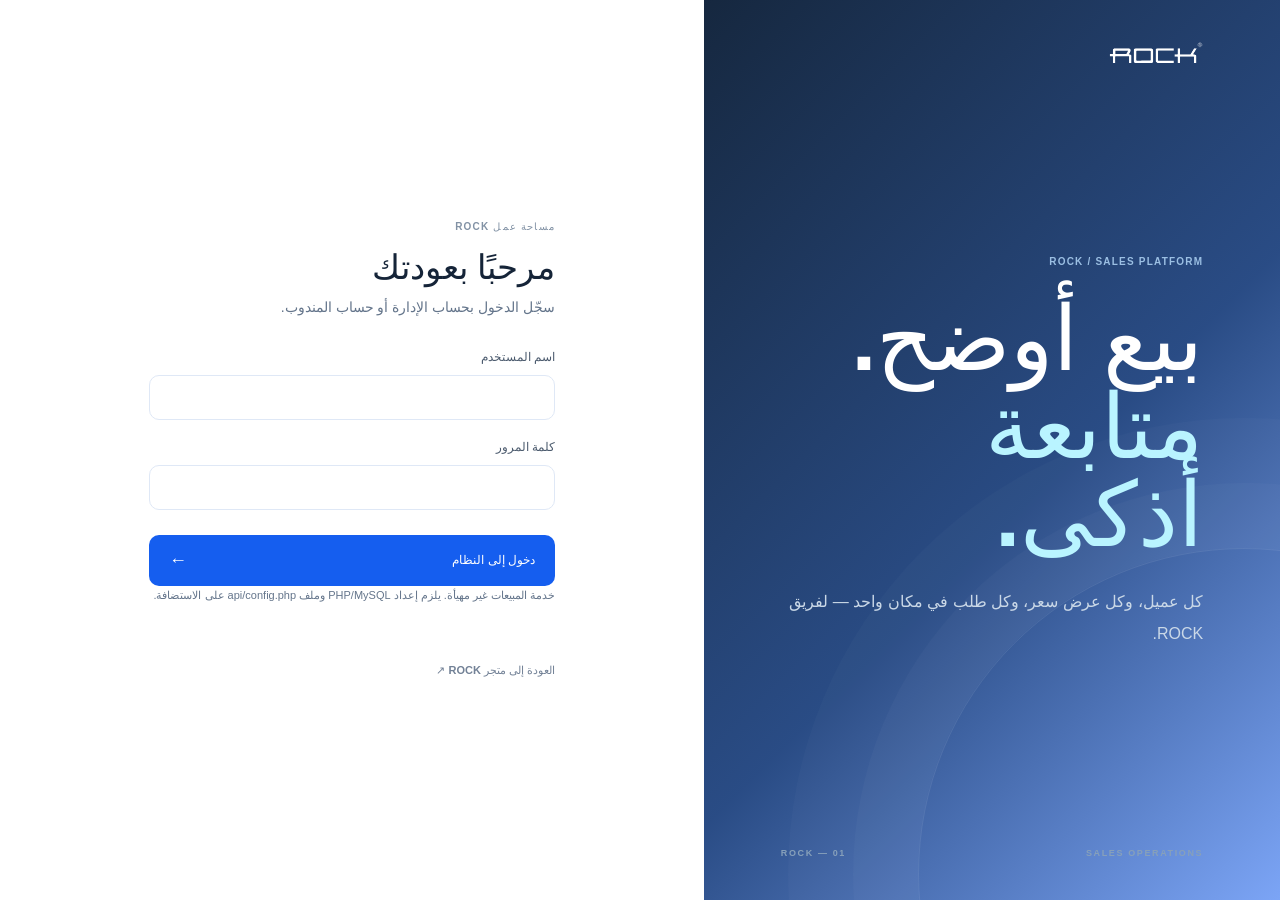
<file: sales/index.html>
<!doctype html>
<html lang="ar" dir="rtl">
<head>
<meta charset="utf-8"><meta name="viewport" content="width=device-width,initial-scale=1,viewport-fit=cover">
<meta name="theme-color" content="#155EEF"><meta name="robots" content="noindex,nofollow">
<meta http-equiv="Content-Security-Policy" content="default-src 'self'; base-uri 'self'; object-src 'none'; script-src 'self'; style-src 'self' 'unsafe-inline' https://fonts.googleapis.com; font-src 'self' https://fonts.gstatic.com; img-src 'self' data: https://images.pexels.com; connect-src 'self'; form-action 'self'; upgrade-insecure-requests">
<title>ROCK Sales | نظام المبيعات</title>
<link rel="icon" href="../assets/brand/rock-logo.svg" type="image/svg+xml">
<link rel="preconnect" href="https://fonts.googleapis.com"><link rel="preconnect" href="https://fonts.gstatic.com" crossorigin>
<link href="https://fonts.googleapis.com/css2?family=IBM+Plex+Sans+Arabic:wght@400;500;600;700&family=Inter:wght@400;500;600;700;800;900&display=swap" rel="stylesheet">
<link rel="stylesheet" href="styles.css?v=20261120-typography-v1"><script src="app.js?v=20261111-1" defer></script>
</head>
<body>
<div id="loginView" class="login-view">
 <section class="login-aside"><a class="login-logo" href="../"><img src="../assets/brand/rock-logo.svg" alt="ROCK"></a><div class="login-message"><span class="eyebrow light">ROCK / SALES PLATFORM</span><h1>بيع أوضح.<br><em>متابعة أذكى.</em></h1><p>كل عميل، وكل عرض سعر، وكل طلب في مكان واحد — لفريق ROCK.</p></div><div class="login-foot"><span>SALES OPERATIONS</span><span>01 — ROCK</span></div></section>
 <section class="login-main"><form id="loginForm" class="login-card"><span class="eyebrow">مساحة عمل ROCK</span><h2>مرحبًا بعودتك</h2><p>سجّل الدخول بحساب الإدارة أو حساب المندوب.</p><label for="loginUsername">اسم المستخدم</label><input id="loginUsername" name="username" required maxlength="40" autocomplete="username"><label for="loginPassword">كلمة المرور</label><input id="loginPassword" name="password" type="password" required maxlength="200" autocomplete="current-password"><button class="primary-btn full-btn" type="submit"><span>دخول إلى النظام</span><b>←</b></button><p id="loginMessage" class="form-message" role="status" aria-live="polite"></p><a class="back-link" href="../">العودة إلى متجر ROCK ↗</a></form></section>
</div>
<div id="appView" class="app-view" hidden>
 <aside id="sidebar" class="sidebar"><div class="sidebar-brand"><a href="../"><img src="../assets/brand/rock-logo.svg" alt="ROCK"></a><span>SALES OS <i>●</i></span></div><div class="workspace-label">مساحة العمل</div>
 <nav class="side-nav" aria-label="القائمة الرئيسية">
 <button class="nav-link active" data-tab="dashboard"><span class="nav-icon">⌂</span><span>نظرة عامة</span></button>
 <button class="nav-link" data-tab="customers"><span class="nav-icon">♙</span><span>العملاء</span><b id="customerNavCount">0</b></button>
 <button class="nav-link" data-tab="quotes"><span class="nav-icon">▤</span><span>عروض الأسعار</span></button>
 <button class="nav-link" data-tab="orders"><span class="nav-icon">▣</span><span>الطلبات</span></button>
 <div class="nav-divider"></div>
 <button class="nav-link admin-only" data-tab="reps"><span class="nav-icon">♧</span><span>إدارة المندوبين</span></button>
 <button class="nav-link admin-only" data-tab="stock"><span class="nav-icon">▦</span><span>المخزون</span></button>
 <button class="nav-link admin-only" data-tab="commissions"><span class="nav-icon">٪</span><span>العمولات</span><span class="admin-lock">إدارة فقط</span></button>
 <button class="nav-link admin-only" data-tab="reports"><span class="nav-icon">◫</span><span>التقارير</span></button>
 </nav><div class="sidebar-bottom"><a class="store-link" href="../" target="_blank" rel="noopener"><span>↗</span> المتجر العام</a><div class="sidebar-user"><div class="avatar" id="userAvatar">R</div><div class="user-meta"><strong id="userName">ROCK</strong><small id="userRole">فريق المبيعات</small></div><button id="logoutBtn" class="logout-btn" type="button" aria-label="تسجيل الخروج">⇥</button></div></div>
 </aside>
 <main class="main-area"><header class="topbar"><button id="mobileMenuBtn" class="mobile-menu" type="button" aria-label="فتح القائمة">☰</button><div class="breadcrumb"><span>ROCK</span><b>/</b><strong id="currentSection">نظرة عامة</strong></div><div class="topbar-right"><span class="system-live"><i></i> النظام متصل</span><span class="top-date" id="todayLabel"></span></div></header>
 <div class="content-wrap">
 <section id="tab-dashboard" class="tab-panel active"><div class="page-heading"><div><span class="eyebrow">لوحة المتابعة</span><h1>أهلاً، <span id="greetingName">فريق ROCK</span></h1><p>نظرة سريعة على حركة العملاء والمبيعات والطلبات.</p></div><button class="primary-btn" data-open-tab="quotes">＋ إنشاء عرض سعر</button></div>
 <div class="stats-grid"><article class="stat-card"><div class="stat-label"><span>العملاء</span><i class="stat-icon">♙</i></div><strong id="statCustomers">0</strong><small>في قاعدة العملاء</small></article><article class="stat-card"><div class="stat-label"><span>عروض الأسعار</span><i class="stat-icon">▤</i></div><strong id="statQuotes">0</strong><small>تحت المتابعة</small></article><article class="stat-card"><div class="stat-label"><span>الطلبات</span><i class="stat-icon">▣</i></div><strong id="statOrders">0</strong><small>طلبات غير ملغاة</small></article><article class="stat-card featured-stat"><div class="stat-label"><span>قيمة المبيعات</span><i class="stat-icon">↗</i></div><strong id="statSales">0 ر.س</strong><small>قيمة الطلبات المسجلة</small></article><article class="stat-card"><div class="stat-label"><span>المبالغ المحصّلة</span><i class="stat-icon">✓</i></div><strong id="statCollected">0 ر.س</strong><small>الدفعات المسجلة</small></article></div>
 <div class="dashboard-grid"><section class="panel-card"><div class="panel-heading"><div><span class="eyebrow">آخر الحركة</span><h2>أحدث المستندات</h2></div><button class="text-action" data-open-tab="orders">عرض الكل ↗</button></div><div id="recentDocuments" class="recent-list"><div class="skeleton"></div></div></section>
 <section class="panel-card admin-only"><div class="panel-heading"><div><span class="eyebrow">أداء الفريق</span><h2>أفضل المندوبين</h2></div><button class="text-action" data-open-tab="reports">التقارير ↗</button></div><div id="repPerformance" class="performance-list"></div></section>
 <section class="panel-card quick-panel"><div class="panel-heading"><div><span class="eyebrow">إنجاز سريع</span><h2>اختصارات العمل</h2></div></div><button class="quick-action" data-open-tab="customers"><i>＋</i><span><b>إضافة عميل جديد</b><small>سجل بيانات العميل وتواصل معه</small></span><strong>←</strong></button><button class="quick-action" data-open-tab="quotes"><i>▤</i><span><b>إعداد عرض سعر</b><small>اختر العميل والمنتجات والكميات</small></span><strong>←</strong></button><button class="quick-action" data-open-tab="orders"><i>▣</i><span><b>متابعة الطلبات</b><small>راجع حالات التنفيذ والتحصيل</small></span><strong>←</strong></button></section></div></section>
 <section id="tab-customers" class="tab-panel"><div class="page-heading"><div><span class="eyebrow">إدارة العلاقات</span><h1>العملاء</h1><p>ملف لكل عميل مع بيانات التواصل وسجل المتابعة.</p></div><button class="primary-btn" id="showCustomerForm">＋ إضافة عميل</button></div>
 <section id="customerFormCard" class="panel-card form-card" hidden><div class="panel-heading"><div><span class="eyebrow">ملف عميل</span><h2>بيانات العميل</h2></div><button class="icon-close" type="button" data-hide="customerFormCard">×</button></div><form id="customerForm" class="form-grid"><input type="hidden" name="id"><label>اسم العميل / المنشأة<input name="name" required maxlength="160"></label><label>رقم الجوال<input name="phone" required maxlength="40" inputmode="tel"></label><label>البريد الإلكتروني<input name="email" type="email" maxlength="190"></label><label>المدينة<input name="city" maxlength="100"></label><label class="wide-field">العنوان<input name="address" maxlength="255"></label><label class="wide-field">ملاحظات<textarea name="notes" rows="2" maxlength="4000"></textarea></label><label class="admin-only">المندوب المسؤول<select name="rep_id" id="customerRepSelect"><option value="">بدون تعيين</option></select></label><div class="form-actions wide-field"><button class="primary-btn" type="submit">حفظ العميل</button><button class="secondary-btn" type="button" data-hide="customerFormCard">إلغاء</button><span id="customerMessage" class="form-message"></span></div></form></section>
 <section class="panel-card table-card"><div class="table-toolbar"><div><h2>قاعدة العملاء</h2><small id="customerCountLabel">0 عميل</small></div><input id="customerSearch" class="search-input" type="search" placeholder="ابحث بالاسم أو الجوال أو المدينة..."></div><div class="table-scroll"><table><thead><tr><th>العميل</th><th>رقم الجوال</th><th>المدينة</th><th class="admin-only">المندوب</th><th>تاريخ الإضافة</th><th>الإجراء</th></tr></thead><tbody id="customersBody"></tbody></table></div><div id="customersEmpty" class="empty-message" hidden>لا توجد سجلات بعد. أضف أول عميل للبدء.</div></section></section>
 <section id="tab-quotes" class="tab-panel"><div class="page-heading"><div><span class="eyebrow">مرحلة ما قبل البيع</span><h1>عروض الأسعار</h1><p>أنشئ عرضًا واضحًا ثم سجّل إرساله وتابع القرار.</p></div><button class="primary-btn" id="showQuoteForm">＋ عرض سعر جديد</button></div>
 <section id="quoteFormCard" class="panel-card form-card" hidden><div class="panel-heading"><div><span class="eyebrow">عرض جديد</span><h2>تجهيز عرض السعر</h2></div><button class="icon-close" type="button" data-hide="quoteFormCard">×</button></div><form id="quoteForm"><div class="form-grid"><label>العميل<select name="customer_id" id="quoteCustomer" required><option value="">اختر العميل</option></select></label><label>صلاحية العرض حتى<input name="valid_until" type="date"></label><label class="admin-only">المندوب المسؤول<select name="rep_id" id="quoteRep"><option value="">بدون تعيين</option></select></label><label class="admin-only">خصم (ر.س)<input name="discount" type="number" min="0" step="0.01" value="0"></label><label class="wide-field">ملاحظات العرض<textarea name="notes" rows="2"></textarea></label></div><div class="quote-lines-head"><div><span class="eyebrow">المنتجات</span><h3>بنود العرض</h3></div><button id="addQuoteLine" class="secondary-btn" type="button">＋ إضافة منتج</button></div><div id="quoteLines" class="quote-lines"></div><div class="quote-total"><span>الإجمالي التقديري</span><strong id="quoteTotal">0.00 ر.س</strong></div><div class="form-actions"><button class="primary-btn" type="submit">حفظ عرض السعر</button><button class="secondary-btn" type="button" data-hide="quoteFormCard">إلغاء</button><span id="quoteMessage" class="form-message"></span></div></form></section>
 <section class="panel-card table-card"><div class="table-toolbar"><div><h2>سجل عروض الأسعار</h2><small>من الأحدث إلى الأقدم</small></div><input id="quoteSearch" class="search-input" type="search" placeholder="ابحث برقم العرض أو العميل..."></div><div class="table-scroll"><table><thead><tr><th>رقم العرض</th><th>العميل</th><th class="admin-only">المندوب</th><th>القيمة</th><th>الحالة</th><th>التاريخ</th><th>الإجراءات</th></tr></thead><tbody id="quotesBody"></tbody></table></div><div id="quotesEmpty" class="empty-message" hidden>لا توجد عروض أسعار حتى الآن.</div></section></section>
 <section id="tab-orders" class="tab-panel"><div class="page-heading"><div><span class="eyebrow">تنفيذ المبيعات</span><h1>الطلبات</h1><p>تابع الاعتماد والتجهيز والشحن والتسليم والتحصيل.</p></div><a id="exportOrders" class="secondary-btn admin-only" href="api.php?action=export_orders">تصدير CSV ↓</a></div><section class="panel-card table-card"><div class="table-toolbar"><div><h2>كل الطلبات</h2><small>حالة التنفيذ والتحصيل</small></div><input id="orderSearch" class="search-input" type="search" placeholder="ابحث برقم الطلب أو العميل..."></div><div class="table-scroll"><table><thead><tr><th>رقم الطلب</th><th>العميل</th><th class="admin-only">المندوب</th><th>القيمة</th><th>التنفيذ</th><th>التحصيل</th><th>الإجراء</th></tr></thead><tbody id="ordersBody"></tbody></table></div><div id="ordersEmpty" class="empty-message" hidden>لا توجد طلبات معتمدة بعد.</div></section></section>
 <section id="tab-reps" class="tab-panel admin-only"><div class="page-heading"><div><span class="eyebrow">إدارة الفريق</span><h1>المندوبون</h1><p>إنشاء الحسابات وتحديد نسبة العمولة — إعداد خاص بالإدارة.</p></div><button class="primary-btn" id="showRepForm">＋ إضافة مندوب</button></div>
 <section id="repFormCard" class="panel-card form-card" hidden><div class="panel-heading"><div><span class="eyebrow">حساب مندوب</span><h2>بيانات الدخول</h2></div><button class="icon-close" type="button" data-hide="repFormCard">×</button></div><form id="repForm" class="form-grid"><input type="hidden" name="id"><label>الاسم الكامل<input name="name" required maxlength="120"></label><label>اسم المستخدم<input name="username" required pattern="[A-Za-z0-9_.-]{3,40}" maxlength="40"></label><label>رقم الجوال<input name="phone" maxlength="40" inputmode="tel"></label><label>كلمة المرور الأولية<input name="password" type="password" minlength="12" autocomplete="new-password"><small>12 حرفًا على الأقل. اتركه فارغًا عند التعديل للإبقاء على كلمة المرور.</small></label><label>نسبة العمولة %<input name="commission_percent" type="number" min="0" max="100" step="0.001" placeholder="استخدم النسبة العامة"></label><label class="toggle-field"><input name="active" type="checkbox" value="1" checked> الحساب مفعّل</label><div class="form-actions wide-field"><button class="primary-btn" type="submit">حفظ حساب المندوب</button><button class="secondary-btn" type="button" data-hide="repFormCard">إلغاء</button><span id="repMessage" class="form-message"></span></div></form></section>
 <section class="panel-card table-card"><div class="table-toolbar"><div><h2>فريق المبيعات</h2><small>العمولات غير ظاهرة للمندوبين.</small></div></div><div class="table-scroll"><table><thead><tr><th>المندوب</th><th>اسم المستخدم</th><th>الجوال</th><th>العمولة</th><th>الحالة</th><th>آخر دخول</th><th>إجراء</th></tr></thead><tbody id="repsBody"></tbody></table></div></section></section>
 <section id="tab-stock" class="tab-panel admin-only"><div class="page-heading"><div><span class="eyebrow">التحكم التشغيلي</span><h1>المخزون</h1><p>فعّل تتبع الكمية للمنتجات التي تريد مراقبتها. يبدأ المخزون غير متتبّع حتى إدخال رصيد فعلي.</p></div></div><section class="panel-card table-card"><div class="table-toolbar"><div><h2>رصيد المنتجات</h2><small>يُخصم المخزون عند تحويل حالة الطلب إلى مشحون.</small></div><input id="stockSearch" class="search-input" type="search" placeholder="ابحث عن منتج..."></div><div class="table-scroll"><table><thead><tr><th>المنتج</th><th>الموديل</th><th>تتبع الكمية</th><th>الرصيد</th><th>حد إعادة الطلب</th><th>حفظ</th></tr></thead><tbody id="stockBody"></tbody></table></div></section></section>
 <section id="tab-commissions" class="tab-panel admin-only"><div class="page-heading"><div><span class="eyebrow">إعدادات خاصة بالإدارة</span><h1>العمولات</h1><p>صفحة خاصة بالمدير. لا تظهر في واجهة المندوب أو API الخاص به.</p></div><span class="private-pill">🔒 إدارة فقط</span></div><section class="panel-card commission-settings"><form id="commissionForm"><div><span class="eyebrow">النسبة العامة</span><h2>معدل عمولة الفريق</h2><p>تُستخدم للحسابات التي ليس لها نسبة فردية. تثبت النسبة عند اكتمال التحصيل.</p></div><label><span>النسبة المئوية</span><div class="percent-input"><input name="percent" id="defaultCommission" type="number" min="0" max="100" step="0.001" required><b>%</b></div></label><button class="primary-btn" type="submit">حفظ النسبة</button><span id="commissionMessage" class="form-message"></span></form></section><section class="panel-card table-card"><div class="table-toolbar"><div><h2>العمولات المثبتة</h2><small>تُحسب على صافي قيمة الطلب بعد الخصم عند اكتمال التحصيل.</small></div></div><div class="table-scroll"><table><thead><tr><th>رقم الطلب</th><th>المندوب</th><th>أساس الاحتساب</th><th>النسبة</th><th>العمولة</th><th>التاريخ</th></tr></thead><tbody id="commissionsBody"></tbody></table></div><div id="commissionsEmpty" class="empty-message" hidden>لا توجد عمولات مثبتة بعد.</div></section></section>
 <section id="tab-reports" class="tab-panel admin-only"><div class="page-heading"><div><span class="eyebrow">تحليل الأداء</span><h1>التقارير</h1><p>قارن المبيعات والتحصيل وعدد الطلبات حسب المندوب.</p></div></div><section class="panel-card report-filter"><form id="reportForm"><label>من تاريخ<input type="date" name="from" required></label><label>إلى تاريخ<input type="date" name="to" required></label><button class="primary-btn" type="submit">تحديث التقرير</button></form></section><section class="panel-card table-card"><div class="table-toolbar"><div><h2>أداء المندوبين</h2><small id="reportPeriod">هذا الشهر</small></div></div><div class="table-scroll"><table><thead><tr><th>المندوب</th><th>الطلبات</th><th>المبيعات</th><th>المحصّل</th><th>نسبة التحصيل</th></tr></thead><tbody id="reportsBody"></tbody></table></div></section></section>
 <footer class="app-footer"><span>ROCK SALES OPERATIONS</span><span>بيئة داخلية محمية · SAR</span></footer></div></main></div>
<div id="detailModal" class="modal-wrap" hidden><div class="modal-backdrop" data-close-modal></div><section class="detail-modal" role="dialog" aria-modal="true" aria-labelledby="detailTitle"><div class="modal-title"><div><span class="eyebrow">ROCK / RECORD</span><h2 id="detailTitle">تفاصيل السجل</h2></div><button class="icon-close" type="button" data-close-modal>×</button></div><div id="detailContent"></div></section></div>
<div id="toast" class="toast" role="status" aria-live="polite"></div>
</body></html>
</file>
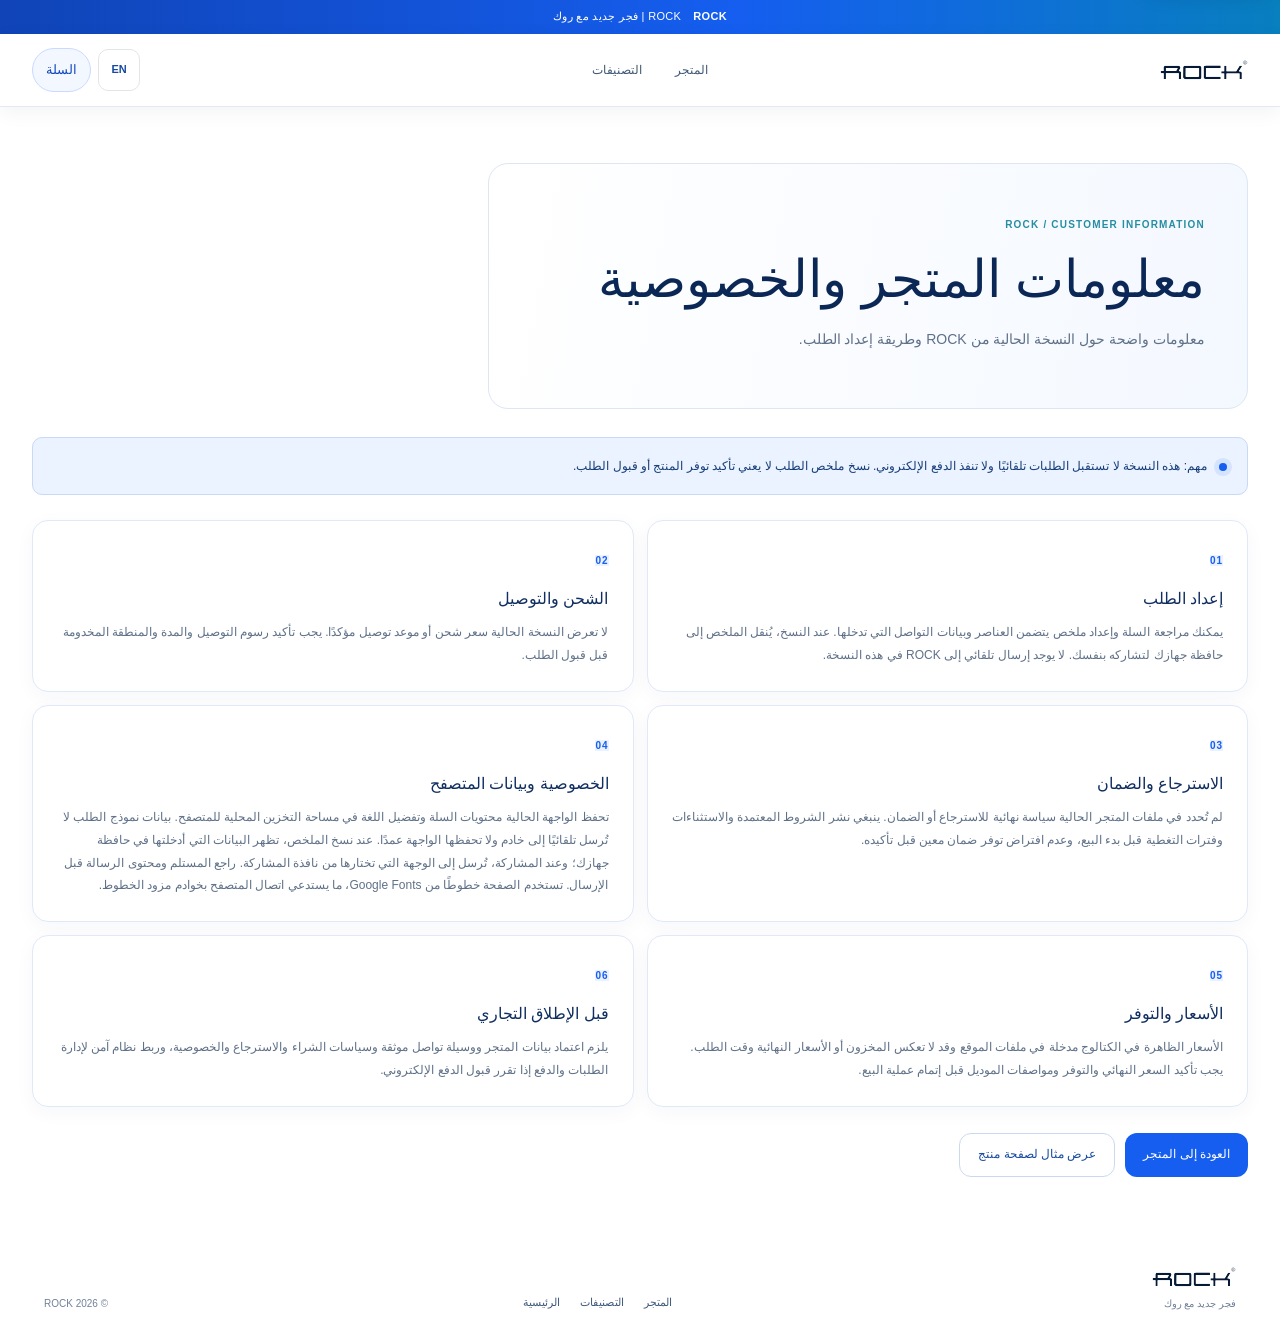
<file: policies.html>
<!doctype html>
<html lang="ar" dir="rtl">
<head>
  <meta charset="utf-8">
  <meta name="viewport" content="width=device-width,initial-scale=1,viewport-fit=cover">
  <meta name="theme-color" content="#155EEF">
  <meta name="referrer" content="strict-origin-when-cross-origin">
  <meta http-equiv="Content-Security-Policy" content="default-src 'self'; base-uri 'self'; object-src 'none'; script-src 'self'; style-src 'self' 'unsafe-inline' https://fonts.googleapis.com; font-src 'self' https://fonts.gstatic.com; img-src 'self' data: https://images.pexels.com; connect-src 'self'; form-action 'self'; upgrade-insecure-requests">
  <meta name="description" content="معلومات متجر ROCK حول الطلبات والتوصيل والخصوصية والأسعار.">
  <meta name="robots" content="index,follow">
  <link rel="canonical" href="https://nashhal.github.io/ROCK/policies.html">
  <link rel="icon" href="assets/brand/rock-logo.svg" type="image/svg+xml">
  <link rel="preconnect" href="https://images.pexels.com">
  <meta property="og:type" content="website">
  <meta property="og:site_name" content="ROCK">
  <meta property="og:title" content="معلومات المتجر والخصوصية | ROCK">
  <meta property="og:description" content="معلومات واضحة حول إعداد الطلب والأسعار والتوصيل والخصوصية.">
  <meta property="og:url" content="https://nashhal.github.io/ROCK/policies.html">
  <meta name="twitter:card" content="summary">
  <title>Store information | ROCK</title>
  <link rel="preconnect" href="https://fonts.googleapis.com">
  <link rel="preconnect" href="https://fonts.gstatic.com" crossorigin>
  <link href="https://fonts.googleapis.com/css2?family=Almarai:wght@300;400;700;800&family=Barlow:wght@400;500;600;700;800&family=Source+Sans+3:wght@400;500;600;700;800;900&display=swap" rel="stylesheet">
  <link rel="stylesheet" href="styles.css?v=20261022-dawn-refresh-v1">
  <link rel="stylesheet" href="rock-design-system.css?v=20261111-modern-industrial-v3">
  <link rel="stylesheet" href="rock-vivid-brand.css?v=20261120-type-v2">
</head>
<body class="policy-page">
  <a class="skip-link" href="#main-content" data-i18n="skipToContent">تجاوز إلى المحتوى</a>
  <div class="announcement"><span>ROCK</span><span data-i18n="announcement">ROCK — فجر جديد مع روك</span></div>
  <header class="site-header"><div class="header-inner"><a class="brand" href="./" aria-label="ROCK"><img src="assets/brand/rock-logo.svg" alt="ROCK"></a><nav class="policy-nav" aria-label="قائمة التنقل" data-i18n-aria="navigationMenu"><a href="./#shop" data-i18n="shop">المتجر</a><a href="./#collections" data-i18n="collections">التصنيفات</a></nav><div class="header-actions"><button class="text-btn" id="langBtn" type="button" aria-label="تغيير اللغة" data-i18n-aria="switchLanguage">EN</button><a class="cart-btn" href="./?cart=1"><span data-i18n="bag">السلة</span></a></div></div></header>
  <main id="main-content" class="policy-shell" tabindex="-1">
    <div class="policy-intro"><p class="policy-eyebrow">ROCK / CUSTOMER INFORMATION</p><h1 data-i18n="pageTitle">معلومات المتجر والخصوصية</h1><p data-i18n="pageIntro">معلومات واضحة حول النسخة الحالية من ROCK وطريقة إعداد الطلب.</p></div>
    <section class="policy-notice"><span class="policy-notice-dot"></span><p data-i18n="notice">مهم: هذه النسخة لا تستقبل الطلبات تلقائيًا ولا تنفذ الدفع الإلكتروني. نسخ ملخص الطلب لا يعني تأكيد توفر المنتج أو قبول الطلب.</p></section>
    <div class="policy-grid">
      <article class="policy-card"><span class="policy-number">01</span><h2 data-i18n="orderingTitle">إعداد الطلب</h2><p data-i18n="orderingText">يمكنك مراجعة السلة وإعداد ملخص يتضمن العناصر وبيانات التواصل التي تدخلها. عند النسخ، يُنقل الملخص إلى حافظة جهازك لتشاركه بنفسك. لا يوجد إرسال تلقائي إلى ROCK في هذه النسخة.</p></article>
      <article class="policy-card"><span class="policy-number">02</span><h2 data-i18n="deliveryTitle">الشحن والتوصيل</h2><p data-i18n="deliveryText">لا تعرض النسخة الحالية سعر شحن أو موعد توصيل مؤكدًا. يجب تأكيد رسوم التوصيل والمدة والمنطقة المخدومة قبل قبول الطلب.</p></article>
      <article class="policy-card"><span class="policy-number">03</span><h2 data-i18n="returnsTitle">الاسترجاع والضمان</h2><p data-i18n="returnsText">لم تُحدد في ملفات المتجر الحالية سياسة نهائية للاسترجاع أو الضمان. ينبغي نشر الشروط المعتمدة والاستثناءات وفترات التغطية قبل بدء البيع، وعدم افتراض توفر ضمان معين قبل تأكيده.</p></article>
      <article class="policy-card"><span class="policy-number">04</span><h2 data-i18n="privacyTitle">الخصوصية وبيانات المتصفح</h2><p data-i18n="privacyText">تحفظ الواجهة الحالية محتويات السلة وتفضيل اللغة في مساحة التخزين المحلية للمتصفح. بيانات نموذج الطلب لا تُرسل تلقائيًا إلى خادم ولا تحفظها الواجهة عمدًا. عند نسخ الملخص، تظهر البيانات التي أدخلتها في حافظة جهازك؛ وعند المشاركة، تُرسل إلى الوجهة التي تختارها من نافذة المشاركة. راجع المستلم ومحتوى الرسالة قبل الإرسال. تستخدم الصفحة خطوطًا من Google Fonts، ما يستدعي اتصال المتصفح بخوادم مزود الخطوط.</p></article>
      <article class="policy-card"><span class="policy-number">05</span><h2 data-i18n="pricingTitle">الأسعار والتوفر</h2><p data-i18n="pricingText">الأسعار الظاهرة في الكتالوج مدخلة في ملفات الموقع وقد لا تعكس المخزون أو الأسعار النهائية وقت الطلب. يجب تأكيد السعر النهائي والتوفر ومواصفات الموديل قبل إتمام عملية البيع.</p></article>
      <article class="policy-card"><span class="policy-number">06</span><h2 data-i18n="launchTitle">قبل الإطلاق التجاري</h2><p data-i18n="launchText">يلزم اعتماد بيانات المتجر ووسيلة تواصل موثقة وسياسات الشراء والاسترجاع والخصوصية، وربط نظام آمن لإدارة الطلبات والدفع إذا تقرر قبول الدفع الإلكتروني.</p></article>
    </div>
    <div class="policy-actions"><a class="policy-primary" href="./#shop" data-i18n="backToShop">العودة إلى المتجر</a><a class="policy-secondary" href="product.html?id=rkch720" data-i18n="sampleProduct">عرض مثال لصفحة منتج</a></div>
  </main>
  <footer class="site-footer"><div class="footer-brand"><img src="assets/brand/rock-logo.svg" alt="ROCK"><span data-i18n="brandTagline">فجر جديد مع روك</span></div><div class="footer-links"><a href="./#shop" data-i18n="shop">المتجر</a><a href="./#collections" data-i18n="collections">التصنيفات</a><a href="./" data-i18n="home">الرئيسية</a></div><div class="footer-meta">© <span id="year"></span> ROCK</div></footer>
  <script src="policy-page.js?v=20261021-brand-copy-v2"></script>
</body>
</html>
</file>
<file: sales/styles.css>
@import url('https://fonts.googleapis.com/css2?family=IBM+Plex+Sans+Arabic:wght@400;500;600;700&family=Inter:wght@400;500;600;700;800;900&display=swap');
:root{color-scheme:light;--navy:#071a33;--blue:#1676d2;--ink:#152438;--muted:#718096;--line:#e5eaf0;--paper:#f5f7fa;--green:#18835b;--amber:#a76a0b;--red:#bf3e42;font-family:"Almarai","Source Sans 3",sans-serif}
*{box-sizing:border-box}html{min-width:320px;background:var(--paper);scroll-behavior:smooth}body{margin:0;background:var(--paper);color:var(--ink);font-size:14px;line-height:1.65;-webkit-font-smoothing:antialiased}button,input,select,textarea{font:inherit}button,a{-webkit-tap-highlight-color:transparent}button{cursor:pointer}a{color:inherit;text-decoration:none}[hidden]{display:none!important}
.login-view{min-height:100svh;display:grid;grid-template-columns:minmax(320px,.9fr) minmax(380px,1.1fr);background:#fff}.login-aside{min-height:100svh;padding:42px clamp(28px,6vw,90px);background:radial-gradient(ellipse at 80% 18%,rgba(43,131,214,.28),transparent 36%),linear-gradient(145deg,#071a33,#0e3158 70%,#103b67);color:#fff;display:flex;flex-direction:column;justify-content:space-between;position:relative;overflow:hidden}.login-aside:after{content:"";position:absolute;width:650px;height:650px;border:1px solid rgba(255,255,255,.09);border-radius:50%;right:-290px;bottom:-300px;box-shadow:0 0 0 65px rgba(255,255,255,.025),0 0 0 130px rgba(255,255,255,.02)}.login-logo{width:94px;position:relative;z-index:1}.login-logo img{width:100%;filter:brightness(0) invert(1)}.login-message{position:relative;z-index:1;max-width:560px;margin-block:auto}.eyebrow{display:block;font-size:10px;letter-spacing:.12em;font-weight:800;color:#8292a5;text-transform:uppercase}.eyebrow.light{color:#9bbfe3}.login-message h1{font-size:clamp(55px,7vw,100px);letter-spacing:-.065em;line-height:.98;margin:26px 0;font-weight:800}.login-message h1 em{font-style:normal;color:#70bdff}.login-message p{font-size:16px;line-height:2;color:#cad8e7;max-width:440px}.login-foot{display:flex;justify-content:space-between;gap:20px;color:#87a0ba;font:700 9px "Inter";letter-spacing:.18em;position:relative;z-index:1}.login-main{min-height:100svh;display:grid;place-items:center;padding:32px}.login-card{width:min(430px,100%);padding:12px}.login-card h2{font-size:34px;line-height:1.2;margin:12px 0 8px;letter-spacing:-.04em}.login-card>p{color:var(--muted);margin:0 0 29px}.login-card label,.form-grid label,.report-filter label{display:flex;flex-direction:column;gap:7px;font-size:12px;font-weight:700;color:#4c5b6e}.login-card input,.form-grid input,.form-grid select,.form-grid textarea,.report-filter input{width:100%;min-width:0;min-height:45px;border:1px solid var(--line);border-radius:10px;background:#fff;padding:10px 13px;outline:0;color:var(--ink);transition:border .18s,box-shadow .18s}.login-card input{margin:7px 0 18px}.login-card input:focus,.form-grid input:focus,.form-grid select:focus,.form-grid textarea:focus,.report-filter input:focus,.search-input:focus{border-color:#7db6ef;box-shadow:0 0 0 3px rgba(22,118,210,.1)}.primary-btn,.secondary-btn{min-height:43px;border-radius:10px;padding:0 17px;display:inline-flex;align-items:center;justify-content:center;gap:12px;font-size:12px;font-weight:800;border:1px solid transparent;transition:transform .18s,background .18s,border .18s}.primary-btn{background:var(--navy);color:#fff}.primary-btn:hover{background:#12375f;transform:translateY(-1px)}.secondary-btn{background:#fff;border-color:var(--line);color:var(--ink)}.secondary-btn:hover{background:#f8fafc;border-color:#cbd5df}.full-btn{width:100%;justify-content:space-between;margin-top:7px;min-height:51px;padding-inline:19px}.full-btn b{font-size:18px}.form-message{min-height:20px;font-size:11px;color:var(--red);margin:8px 0 0}.form-message.success{color:var(--green)}.back-link{font-size:11px;font-weight:700;color:#728196;display:inline-block;margin-top:26px}.back-link:hover{color:var(--blue)}
.app-view{min-height:100svh}.sidebar{position:fixed;z-index:30;inset:0 auto 0 0;width:264px;background:var(--navy);color:#fff;display:flex;flex-direction:column;padding:25px 16px 17px;direction:rtl}.sidebar-brand{display:flex;align-items:center;justify-content:space-between;gap:10px;padding:5px 12px 30px}.sidebar-brand img{width:82px;filter:brightness(0) invert(1)}.sidebar-brand span{font:800 8px "Inter";letter-spacing:.12em;color:#9cb0c6}.sidebar-brand i{font-style:normal;color:#5dc28f}.workspace-label{font-size:10px;color:#7890a8;font-weight:700;padding:0 13px 11px}.side-nav{display:flex;flex-direction:column;gap:5px}.nav-link{width:100%;min-height:45px;border:0;background:transparent;color:#bac9d9;border-radius:10px;padding:0 12px;display:flex;align-items:center;gap:12px;text-align:right;font-size:12px;font-weight:600;transition:.18s}.nav-link:hover{background:rgba(255,255,255,.07);color:#fff}.nav-link.active{background:rgba(77,155,224,.2);color:#fff;box-shadow:inset -3px 0 #66b7ff}.nav-icon{width:23px;height:23px;border:1px solid rgba(255,255,255,.12);border-radius:7px;display:grid;place-items:center;font-size:15px;color:#91b4d8}.nav-link b,.admin-lock{margin-inline-start:auto}.nav-link b{font:700 10px "Inter";color:#a8c6e2}.admin-lock{font-size:8px;color:#80bcf4;background:rgba(91,162,226,.14);padding:3px 6px;border-radius:5px}.nav-divider{height:1px;background:rgba(255,255,255,.1);margin:13px 8px}.sidebar-bottom{margin-top:auto}.store-link{display:flex;align-items:center;gap:9px;color:#adbed0;padding:13px 12px;font-size:11px;border-bottom:1px solid rgba(255,255,255,.1)}.store-link span{font-size:16px}.sidebar-user{display:flex;align-items:center;gap:10px;padding:17px 8px 2px}.avatar{width:34px;height:34px;flex:0 0 34px;border-radius:11px;background:linear-gradient(145deg,#2389df,#14436e);display:grid;place-items:center;font:800 13px "Inter"}.user-meta{min-width:0;display:flex;flex-direction:column;flex:1}.user-meta strong{font-size:11px;white-space:nowrap;overflow:hidden;text-overflow:ellipsis}.user-meta small{font-size:9px;color:#90a5bc}.logout-btn{width:31px;height:31px;background:rgba(255,255,255,.07);border:0;border-radius:9px;color:#d4dfec;font-size:17px}
.main-area{min-height:100vh;margin-left:264px}.topbar{height:69px;background:rgba(255,255,255,.9);backdrop-filter:blur(15px);border-bottom:1px solid var(--line);display:flex;align-items:center;justify-content:space-between;padding:0 clamp(22px,3.5vw,54px);position:sticky;top:0;z-index:20}.breadcrumb{display:flex;gap:10px;align-items:center;font-size:11px;color:#91a0b0}.breadcrumb b{color:#c2ccd6}.breadcrumb strong{font-weight:800;color:#26374b}.topbar-right{display:flex;gap:22px;align-items:center}.system-live{display:flex;align-items:center;gap:7px;font-size:10px;font-weight:700;color:#668175}.system-live i{width:7px;height:7px;background:#35ad77;border-radius:50%;box-shadow:0 0 0 3px #e4f5ec}.top-date{font-size:10px;color:#95a1af}.mobile-menu{display:none;border:0;background:#eff4f8;border-radius:8px;width:36px;height:36px}.content-wrap{padding:35px clamp(20px,3.5vw,54px) 25px;max-width:1600px;margin:auto}.tab-panel{display:none}.tab-panel.active{display:block;animation:fadeIn .25s ease}@keyframes fadeIn{from{opacity:0;transform:translateY(5px)}to{opacity:1;transform:none}}.page-heading{display:flex;align-items:flex-end;justify-content:space-between;gap:22px;margin-bottom:27px}.page-heading h1{font-size:clamp(29px,3.2vw,43px);letter-spacing:-.05em;line-height:1.15;margin:8px 0}.page-heading h1 span{color:var(--blue)}.page-heading p{margin:0;color:var(--muted);font-size:12px}.page-heading .primary-btn{flex:0 0 auto}.stats-grid{display:grid;grid-template-columns:repeat(5,minmax(0,1fr));gap:13px;margin-bottom:20px}.stat-card{min-height:132px;background:#fff;border:1px solid var(--line);border-radius:15px;padding:17px 18px;box-shadow:0 5px 20px rgba(22,46,75,.025)}.stat-label{display:flex;align-items:center;justify-content:space-between;color:#748196;font-size:10px;font-weight:700}.stat-icon{font-style:normal;width:29px;height:29px;display:grid;place-items:center;background:#f0f5fa;border-radius:9px;color:#336d9f;font-size:14px}.stat-card>strong{display:block;font:800 clamp(21px,2.1vw,28px) "Inter";letter-spacing:-.05em;margin:12px 0 2px;color:#1b2c40;direction:ltr;text-align:right}.stat-card>small{font-size:9px;color:#9aa5b2}.featured-stat{background:linear-gradient(145deg,#0a2747,#11416e);border-color:#0a2747}.featured-stat .stat-label,.featured-stat>small{color:#b5cce2}.featured-stat .stat-icon{background:rgba(255,255,255,.1);color:#b8e1ff}.featured-stat>strong{color:#fff}.dashboard-grid{display:grid;grid-template-columns:1.2fr .8fr;gap:15px}.panel-card{background:#fff;border:1px solid var(--line);border-radius:16px;padding:21px;box-shadow:0 7px 25px rgba(22,46,75,.025);min-width:0}.panel-heading{display:flex;justify-content:space-between;align-items:center;gap:15px;margin-bottom:19px}.panel-heading h2,.table-toolbar h2,.quote-lines-head h3{font-size:18px;letter-spacing:-.025em;margin:4px 0 0}.text-action{border:0;background:transparent;color:var(--blue);font-size:10px;font-weight:800}.recent-list{display:flex;flex-direction:column}.recent-row{display:grid;grid-template-columns:minmax(0,1fr) auto;gap:12px;align-items:center;padding:13px 0;border-top:1px solid #eff2f5}.recent-row:first-child{border-top:0}.recent-main{min-width:0}.recent-main strong{font:700 11px "Inter";direction:ltr;display:block;text-align:right}.recent-main span{display:block;font-size:10px;color:#79899c;overflow:hidden;text-overflow:ellipsis;white-space:nowrap}.recent-side{text-align:left}.recent-side b{display:block;font:700 11px "Inter";direction:ltr}.recent-side small{font-size:9px;color:#8f9dad}.performance-list{display:flex;flex-direction:column;gap:13px}.performance-row{display:grid;grid-template-columns:28px 1fr auto;gap:9px;align-items:center}.performance-rank{width:27px;height:27px;border-radius:8px;background:#eef5fb;color:#357dbb;display:grid;place-items:center;font:800 10px "Inter"}.performance-name{font-size:10px;font-weight:700}.performance-bar{height:5px;background:#edf1f5;border-radius:99px;margin-top:5px;overflow:hidden}.performance-bar span{display:block;height:100%;background:linear-gradient(90deg,#1676d2,#6cb5f5);border-radius:99px}.performance-sales{font:700 10px "Inter";direction:ltr}.quick-panel{grid-column:1/-1}.quick-panel .panel-heading{margin-bottom:9px}.quick-action{width:100%;border:0;border-top:1px solid #eff2f5;background:#fff;display:flex;align-items:center;gap:12px;text-align:right;padding:13px 1px;color:var(--ink)}.quick-action:first-of-type{border-top:0}.quick-action>i{width:35px;height:35px;border-radius:10px;background:#edf5fd;color:#247cc6;display:grid;place-items:center;font-style:normal;font-size:17px}.quick-action span{display:flex;flex-direction:column;flex:1}.quick-action b{font-size:11px}.quick-action small{font-size:9px;color:#8d9aaa}.quick-action>strong{color:#9aabba;font-size:15px}.skeleton{height:64px;border-radius:9px;background:linear-gradient(90deg,#f4f6f8,#fafbfc,#f4f6f8);background-size:200% 100%;animation:shimmer 1.3s infinite}@keyframes shimmer{to{background-position-x:-200%}}
.table-card{padding:0;overflow:hidden}.table-toolbar{display:flex;align-items:center;justify-content:space-between;gap:16px;padding:19px 21px;border-bottom:1px solid var(--line)}.table-toolbar small{color:#8a97a6;font-size:10px}.search-input{width:min(320px,48%);min-height:39px;padding:0 13px;border:1px solid var(--line);border-radius:9px;outline:0;font-size:10px}.table-scroll{width:100%;overflow:auto}table{width:100%;border-collapse:collapse;white-space:nowrap;text-align:right}th{height:43px;padding:0 17px;background:#f8fafc;color:#8290a0;font-size:9px;font-weight:800}td{padding:13px 17px;border-top:1px solid #eff2f5;font-size:10px;color:#44566b}tbody tr:hover{background:#fbfcfe}td strong{color:#21344a}td small{display:block;color:#94a0ad;font-size:9px;margin-top:2px}.person-cell{display:flex;align-items:center;gap:9px}.person-dot{width:29px;height:29px;border-radius:9px;background:#eef5fc;color:#347ebc;display:grid;place-items:center;font-weight:800}.table-actions{display:flex;align-items:center;gap:5px}.icon-action,.small-action{height:29px;min-width:30px;padding:0 8px;border:1px solid var(--line);border-radius:7px;background:#fff;color:#53657a;font-size:10px}.icon-action:hover,.small-action:hover{border-color:#99c0e6;color:var(--blue)}.small-action.primary{background:#edf5fd;border-color:#d8eafb;color:#176ebc}.status{display:inline-flex;align-items:center;gap:5px;padding:4px 8px;border-radius:99px;font-size:9px;font-weight:800;background:#f1f4f7;color:#66778a}.status:before{content:"";width:5px;height:5px;border-radius:50%;background:currentColor}.status.green{background:#e9f7f0;color:var(--green)}.status.amber{background:#fff5df;color:var(--amber)}.status.red{background:#fff0f0;color:var(--red)}.status.blue{background:#e9f3ff;color:#216eb2}.empty-message{text-align:center;color:#93a0ae;font-size:11px;padding:34px 16px}.form-card{margin-bottom:17px;background:#fcfdff}.form-card .panel-heading{margin-bottom:17px}.icon-close{width:32px;height:32px;border:1px solid var(--line);background:#fff;border-radius:9px;font-size:19px;color:#738397}.form-grid{display:grid;grid-template-columns:repeat(2,minmax(0,1fr));gap:14px}.form-grid label small{font-size:9px;color:#9aa5b0;font-weight:400}.wide-field{grid-column:1/-1}.form-grid textarea{resize:vertical;min-height:76px}.form-actions{display:flex;gap:8px;align-items:center;flex-wrap:wrap}.form-actions .form-message{flex:1}.quote-lines-head{display:flex;align-items:center;justify-content:space-between;margin:23px 0 11px}.quote-lines{display:flex;flex-direction:column;gap:8px}.quote-line{display:grid;grid-template-columns:minmax(0,2fr) 90px 120px 35px;gap:8px;align-items:center}.quote-line select,.quote-line input{width:100%;height:40px;border:1px solid var(--line);border-radius:8px;background:#fff;padding:0 10px;min-width:0;font-size:10px;outline:0}.quote-line-total{font:700 10px "Inter";direction:ltr;text-align:center}.remove-line{width:31px;height:31px;border:0;border-radius:8px;background:#fff0f0;color:#b64048;font-size:17px}.quote-total{display:flex;align-items:center;justify-content:space-between;background:#f4f8fc;border-radius:10px;padding:13px 16px;margin:13px 0 17px;font-size:11px;font-weight:700}.quote-total strong{font:800 19px "Inter";color:#155d9e;direction:ltr}.report-filter form{display:flex;align-items:flex-end;gap:13px;flex-wrap:wrap}.report-filter label{min-width:180px;flex:0 1 220px}.report-filter input{min-height:42px}.private-pill{border:1px solid #f2d9a7;background:#fff8e7;color:#97600d;border-radius:99px;padding:8px 13px;font-size:10px;font-weight:800}.commission-settings{margin-bottom:16px;background:linear-gradient(120deg,#fff,#f8fbff)}.commission-settings form{display:flex;align-items:center;gap:22px;flex-wrap:wrap}.commission-settings form>div{flex:1;min-width:230px}.commission-settings h2{font-size:19px;margin:6px 0}.commission-settings p{font-size:10px;color:#8795a5;margin:0}.commission-settings label{display:flex;flex-direction:column;gap:6px;font-size:10px;font-weight:700}.percent-input{display:flex;align-items:center;border:1px solid var(--line);border-radius:9px;overflow:hidden;background:#fff}.percent-input input{width:112px;border:0;outline:0;padding:10px 12px;font:700 18px "Inter"}.percent-input b{padding:0 12px;color:#8191a3}.commission-settings .form-message{flex:1 0 100%;margin:0}.toggle-field{display:flex!important;flex-direction:row!important;align-items:center;gap:8px!important;align-self:end;padding-bottom:10px}.toggle-field input{width:17px;height:17px;min-height:0;accent-color:var(--blue)}.app-footer{display:flex;justify-content:space-between;gap:15px;border-top:1px solid #e3e8ee;margin-top:36px;padding-top:17px;color:#9ca8b4;font:700 8px "Inter";letter-spacing:.1em}
.modal-wrap{position:fixed;inset:0;z-index:80;display:grid;place-items:center;padding:18px}.modal-backdrop{position:absolute;inset:0;background:rgba(5,17,32,.58);backdrop-filter:blur(5px)}.detail-modal{position:relative;width:min(760px,100%);max-height:min(90svh,900px);overflow:auto;background:#fff;border-radius:18px;padding:24px;box-shadow:0 30px 100px rgba(0,0,0,.25)}.modal-title{display:flex;justify-content:space-between;align-items:center;border-bottom:1px solid var(--line);padding-bottom:15px;margin-bottom:17px}.modal-title h2{margin:4px 0 0;font-size:22px}.detail-summary{display:grid;grid-template-columns:repeat(3,1fr);gap:8px;margin-bottom:17px}.detail-tile{background:#f6f8fa;border-radius:10px;padding:11px}.detail-tile span{font-size:9px;color:#8090a1;display:block}.detail-tile strong{font-size:11px;display:block;margin-top:4px}.detail-lines{width:100%;margin:10px 0 17px}.detail-lines th,.detail-lines td{padding:9px 10px}.detail-total{text-align:left;font:800 18px "Inter";direction:ltr;padding:12px 0;border-top:1px solid var(--line)}.detail-actions{display:flex;gap:8px;flex-wrap:wrap;margin-top:15px}.activity-list{border-top:1px solid var(--line);margin-top:16px;padding-top:14px}.activity-item{padding:10px 0;border-bottom:1px solid #f0f2f5}.activity-item small{display:block;color:#93a0ae;font-size:9px}.activity-item p{margin:4px 0;font-size:11px}.activity-form,.payment-form{display:flex;gap:7px;flex-wrap:wrap;margin-top:12px;padding:14px;background:#f7f9fb;border-radius:10px}.activity-form select,.activity-form input,.payment-form input,.payment-form select{min-height:38px;border:1px solid var(--line);border-radius:8px;padding:0 9px;font-size:10px;background:#fff}.activity-form input{flex:1;min-width:160px}.payment-form label{display:flex;flex-direction:column;gap:5px;font-size:10px;font-weight:700;flex:1;min-width:130px}.toast{position:fixed;bottom:22px;left:50%;z-index:120;transform:translate(-50%,15px);opacity:0;pointer-events:none;background:#102b4c;color:#fff;border-radius:10px;padding:11px 17px;box-shadow:0 18px 60px rgba(19,40,66,.08);font-size:11px;transition:.22s;max-width:calc(100vw - 30px)}.toast.show{opacity:1;transform:translate(-50%,0)}.muted{color:#8290a0;font-size:11px}
@media(max-width:1200px){.stats-grid{grid-template-columns:repeat(3,minmax(0,1fr))}.dashboard-grid{grid-template-columns:1fr 1fr}.quick-panel{grid-column:1/-1}.sidebar{width:238px}.main-area{margin-left:238px}}
@media(max-width:900px){.login-view{grid-template-columns:.8fr 1.2fr}.login-aside{padding:30px}.login-message h1{font-size:56px}.sidebar{width:250px;transform:translateX(-105%);transition:transform .25s;box-shadow:18px 0 55px rgba(0,0,0,.15)}.sidebar.open{transform:none}.main-area{margin-left:0}.mobile-menu{display:block;margin-right:12px}.topbar{justify-content:flex-start}.breadcrumb{flex:1}.topbar-right{margin-inline-start:auto}.content-wrap{padding:26px 20px}.stats-grid{grid-template-columns:repeat(3,minmax(0,1fr))}}
@media(max-width:640px){.login-view{grid-template-columns:1fr}.login-aside{min-height:250px;padding:22px 25px 25px}.login-logo{width:76px}.login-message{margin:30px 0 10px}.login-message h1{font-size:48px;margin:13px 0}.login-message p{font-size:12px;margin:0}.login-foot{font-size:7px}.login-main{min-height:auto;padding:38px 23px 48px}.login-card{padding:0}.login-card h2{font-size:29px}.topbar{height:59px;padding:0 15px}.top-date{display:none}.topbar-right{gap:0}.content-wrap{padding:23px 14px}.page-heading{align-items:flex-start;flex-direction:column;gap:13px;margin-bottom:19px}.page-heading h1{font-size:30px}.page-heading .primary-btn{width:100%}.stats-grid{grid-template-columns:repeat(2,minmax(0,1fr));gap:9px}.stat-card{min-height:113px;padding:13px}.stat-card>strong{font-size:21px;margin:10px 0 1px}.dashboard-grid{grid-template-columns:1fr;gap:11px}.quick-panel{grid-column:auto}.panel-card{padding:15px;border-radius:13px}.table-card{padding:0}.table-toolbar{align-items:flex-start;flex-direction:column;padding:15px}.search-input{width:100%;max-width:none}.form-grid{grid-template-columns:1fr;gap:11px}.wide-field{grid-column:auto}.quote-line{grid-template-columns:minmax(0,1fr) 65px 78px 30px;gap:5px}.quote-line select,.quote-line input{font-size:9px;padding:0 6px}.quote-line-total{font-size:9px}.commission-settings form{align-items:stretch;gap:13px}.commission-settings form>div{min-width:0}.commission-settings form>label{width:100%}.commission-settings .primary-btn{width:100%}.detail-modal{padding:18px}.detail-summary{grid-template-columns:repeat(2,1fr)}.report-filter form{align-items:stretch;flex-direction:column}.report-filter label{min-width:0;flex:1}.report-filter .primary-btn{width:100%}.app-footer{font-size:7px}.system-live{font-size:9px}.table-scroll table{min-width:720px}}
@media(prefers-reduced-motion:reduce){*,*::before,*:after{scroll-behavior:auto!important;animation-duration:.01ms!important;animation-iteration-count:1!important;transition-duration:.01ms!important}}
@media print{body{background:#fff}.sidebar,.topbar,.app-footer,.detail-actions,.modal-backdrop,.icon-close{display:none!important}.main-area{margin:0}.content-wrap{padding:0}.tab-panel{display:none!important}#detailModal{position:static;display:block!important;padding:0}#detailModal .detail-modal{width:100%;max-height:none;overflow:visible;border:0;box-shadow:none;padding:0}.modal-title{padding-top:0}}


/* ROCK Sales — shared brand accent, while preserving the quieter operational UI */
:root{
  --navy:#071A33;
  --blue:#155EEF;
  --ink:#152438;
  --muted:#64758B;
  --line:#DFE8F6;
  --paper:#F3F7FF;
}
.login-aside{
  background:
    linear-gradient(135deg,rgba(7,26,51,.94) 0%,rgba(12,51,116,.88) 56%,rgba(21,94,239,.56) 100%),
    url("https://images.pexels.com/photos/20713770/pexels-photo-20713770.jpeg?auto=compress&cs=tinysrgb&w=1400&q=80")
    center/cover no-repeat!important;
}
.login-message h1 em{color:#B9F4FF!important}
.primary-btn{background:#155EEF!important}
.primary-btn:hover{background:#1044B7!important}
.nav-link.active{
  background:rgba(21,94,239,.22)!important;
  box-shadow:inset -3px 0 #68A4FF!important
}


/* Shared ROCK brand typography across the sales workspace */
:root{
  --rock-font-ar:"Almarai","Source Sans 3",sans-serif;
  --rock-font-en:"Source Sans 3","Almarai",sans-serif;
  --rock-font-display:"Barlow","Source Sans 3",sans-serif;
  font-family:var(--rock-font-ar);
}
body{font-family:var(--rock-font-ar)!important;font-synthesis:none}
html[dir="ltr"] body{font-family:var(--rock-font-en)!important}
:is(.login-message h1,.login-card h2,.page-heading h1,.panel-heading h2,.table-toolbar h2,.quote-lines-head h3){
  font-family:var(--rock-font-ar)!important;
  font-weight:800;
  letter-spacing:0;
}
:is(.login-foot,.stat-card>strong,.recent-main strong,.recent-side b,.performance-sales){
  font-family:var(--rock-font-display)!important;
  font-variant-numeric:tabular-nums;
}
</file>
<file: styles.css>
:root{--navy:#071a33;--ink:#0c1725;--blue:#1479dc;--line:#dfe5eb;--paper:#f4f6f8;--white:#fff;--muted:#6d7885;--radius:20px;--ease:cubic-bezier(.2,.75,.25,1)}*{box-sizing:border-box}html{scroll-behavior:smooth}body{margin:0;background:var(--white);color:var(--ink);font-family:"Inter","IBM Plex Sans Arabic",sans-serif;font-size:15px;line-height:1.65;-webkit-font-smoothing:antialiased}html[dir="rtl"] body{font-family:"IBM Plex Sans Arabic","Inter",sans-serif}button,input,select,textarea{font:inherit}button,a{ -webkit-tap-highlight-color:transparent}button{cursor:pointer}a{text-decoration:none;color:inherit}.announcement{height:34px;background:var(--navy);color:#fff;display:flex;align-items:center;justify-content:center;gap:12px;font-size:11px;letter-spacing:.1em}.announcement span:first-child{opacity:.55}.announcement-close{position:absolute;right:20px;background:none;border:0;color:#fff;font-size:18px;line-height:1}.site-header{position:sticky;top:0;z-index:30;background:rgba(255,255,255,.88);backdrop-filter:blur(16px);border-bottom:1px solid rgba(223,229,235,.8)}.header-inner{height:78px;max-width:1240px;margin:auto;padding:0 28px;display:flex;align-items:center;gap:38px}.brand{width:90px;display:flex;align-items:center}.brand img,.footer-brand img{width:100%;height:auto;display:block}.desktop-nav{display:flex;gap:32px;align-items:center;margin:auto}.desktop-nav a,.mobile-panel a{font-size:13px;font-weight:600;color:#516070;transition:.2s}.desktop-nav a:hover,.mobile-panel a:hover{color:var(--navy)}.header-actions{display:flex;align-items:center;gap:8px}.icon-btn,.text-btn,.cart-btn{border:0;background:transparent;color:var(--ink)}.icon-btn{width:38px;height:38px;border-radius:50%;display:grid;place-items:center;font-size:23px}.icon-btn:hover{background:var(--paper)}.menu-btn{display:none}.text-btn{font-weight:800;font-size:12px;padding:10px}.cart-btn{display:flex;align-items:center;gap:7px;border:1px solid var(--line);border-radius:999px;padding:8px 12px;font-size:12px}.cart-btn b{min-width:20px;height:20px;border-radius:50%;background:var(--navy);color:#fff;display:grid;place-items:center;font-size:10px}.mobile-panel{display:none}.section-shell{max-width:1240px;margin:0 auto;padding-left:28px;padding-right:28px}.hero{min-height:630px;display:grid;grid-template-columns:1.05fr .95fr;gap:60px;align-items:center;padding-top:64px;padding-bottom:70px}.hero-copy{max-width:610px}.eyebrow{font-size:11px;font-weight:800;letter-spacing:.1em;text-transform:uppercase;color:#768292;display:flex;align-items:center;gap:9px}.eyebrow-dot{width:7px;height:7px;background:var(--blue);border-radius:50%}.hero h1{font-size:clamp(58px,7.7vw,112px);line-height:.9;letter-spacing:-.065em;margin:23px 0 28px;font-weight:800}.hero h1 span,.hero h1 em{display:block}.hero h1 em{font-style:normal;color:var(--blue)}.hero-copy>p{max-width:520px;font-size:17px;color:#5e6b79;line-height:1.9;margin:0 0 30px}.hero-actions{display:flex;gap:10px;align-items:center}.btn{min-height:48px;padding:0 20px;border-radius:999px;border:1px solid transparent;display:inline-flex;align-items:center;justify-content:center;gap:14px;font-weight:800;font-size:12px;transition:transform .2s var(--ease),background .2s,border .2s}.btn:hover{transform:translateY(-2px)}.btn-dark{background:var(--navy);color:#fff}.btn-dark:hover{background:#0d2c53}.btn-link{background:transparent;border-color:var(--line);color:var(--ink)}.btn-link:hover{border-color:#b8c3ce;background:var(--paper)}.hero-meta{display:flex;gap:34px;border-top:1px solid var(--line);margin-top:42px;padding-top:20px}.hero-meta div{display:flex;flex-direction:column;gap:2px}.hero-meta strong{font-size:20px;letter-spacing:-.04em}.hero-meta span{font-size:10px;color:#7b8794}.hero-visual{min-height:480px;position:relative;border-radius:28px;background:var(--navy);overflow:hidden;display:flex;align-items:center;justify-content:center}.hero-visual:before{content:"";position:absolute;inset:0;background:linear-gradient(115deg,rgba(255,255,255,.09),transparent 30%),radial-gradient(circle at 25% 25%,rgba(20,121,220,.38),transparent 38%),radial-gradient(circle at 85% 75%,rgba(77,179,255,.14),transparent 28%)}.visual-orbit{position:absolute;border:1px solid rgba(255,255,255,.15);border-radius:50%;transform:rotate(-18deg)}.orbit-a{width:410px;height:180px}.orbit-b{width:500px;height:240px;transform:rotate(16deg)}.visual-card{position:absolute;background:#fff;border-radius:20px;box-shadow:0 30px 80px rgba(0,0,0,.24);padding:12px;display:flex;flex-direction:column;gap:7px}.visual-card img{width:100%;height:100%;object-fit:contain;background:#f5f7f8;border-radius:12px}.visual-card span{font-size:9px;font-weight:800;letter-spacing:.08em;color:#617080}.visual-card.primary{width:235px;height:300px;top:67px;left:17%;transform:rotate(-5deg);z-index:2}.visual-card.secondary{width:190px;height:245px;right:12%;bottom:50px;transform:rotate(7deg)}.visual-label{position:absolute;left:26px;bottom:23px;color:rgba(255,255,255,.42);font-size:10px;letter-spacing:.15em}.ticker{overflow:hidden;border-top:1px solid var(--line);border-bottom:1px solid var(--line);padding:13px 0;white-space:nowrap}.ticker-track{display:flex;width:max-content;align-items:center;gap:27px;font-weight:800;font-size:11px;letter-spacing:.16em;animation:marquee 26s linear infinite}.ticker-track i{font-style:normal;color:var(--blue)}@keyframes marquee{to{transform:translateX(-50%)}}.shop-section,.collections,.story{padding-top:110px;padding-bottom:110px}.section-head{display:flex;justify-content:space-between;align-items:end;gap:30px;margin-bottom:30px}.section-head h2{font-size:clamp(33px,4vw,58px);line-height:1;letter-spacing:-.05em;margin:12px 0 0}.section-note{font-size:12px;color:var(--muted)}.filter-toggle{display:none}.shop-toolbar{border-top:1px solid var(--line);border-bottom:1px solid var(--line);display:flex;justify-content:space-between;align-items:center;gap:20px;padding:16px 0;margin-bottom:24px}.chips{display:flex;gap:6px;flex-wrap:wrap}.chip{border:1px solid var(--line);background:#fff;border-radius:999px;padding:9px 13px;font-size:10px;font-weight:800;letter-spacing:.05em}.chip.active,.chip:hover{background:var(--navy);border-color:var(--navy);color:#fff}.shop-tools{display:flex;gap:8px}.search-box{height:40px;border:1px solid var(--line);display:flex;align-items:center;gap:7px;border-radius:999px;padding:0 13px;width:250px;color:#8792a0}.search-box input{border:0;outline:0;width:100%;background:none;font-size:11px}.shop-tools select{border:1px solid var(--line);border-radius:999px;background:#fff;padding:0 13px;font-size:10px;font-weight:700;outline:0}.product-grid{display:grid;grid-template-columns:repeat(4,1fr);gap:16px}.product-card{border:1px solid var(--line);background:#fff;border-radius:18px;overflow:hidden;position:relative;transition:transform .25s var(--ease),box-shadow .25s var(--ease);animation:rise .5s var(--ease) both}.product-card:hover{transform:translateY(-6px);box-shadow:0 18px 44px rgba(7,26,51,.09)}@keyframes rise{from{opacity:0;transform:translateY(12px)}to{opacity:1;transform:none}}.product-image{aspect-ratio:1/1;background:#f4f6f7;display:flex;align-items:center;justify-content:center;position:relative}.product-image img{width:86%;height:86%;object-fit:contain;transition:transform .35s var(--ease)}.product-card:hover .product-image img{transform:scale(1.04)}.product-tag{position:absolute;top:12px;left:12px;background:#fff;border:1px solid var(--line);border-radius:999px;padding:5px 8px;font-size:8px;font-weight:800;letter-spacing:.08em}.product-info{padding:15px}.product-model{font-size:9px;letter-spacing:.1em;color:#8993a0;text-transform:uppercase}.product-name{font-size:13px;font-weight:800;line-height:1.45;margin:7px 0 12px;min-height:38px}.product-bottom{display:flex;justify-content:space-between;align-items:center;gap:8px}.price{font-size:14px;font-weight:800}.product-actions{display:flex;gap:5px}.mini-btn{width:33px;height:33px;border-radius:50%;border:1px solid var(--line);background:#fff;display:grid;place-items:center;font-size:13px}.mini-btn.primary{background:var(--navy);border-color:var(--navy);color:#fff}.mini-btn:hover{transform:translateY(-1px)}.empty-state{text-align:center;padding:70px 0;color:var(--muted)}.empty-state strong,.empty-state span{display:block}.empty-state strong{color:var(--ink);font-size:18px}.collections{background:var(--paper);max-width:none;padding-left:max(28px,calc((100vw - 1184px)/2));padding-right:max(28px,calc((100vw - 1184px)/2))}.collection-grid{display:grid;grid-template-columns:repeat(2,1fr);gap:14px}.collection-card{min-height:220px;border:0;border-radius:22px;padding:22px;color:#fff;display:flex;align-items:flex-end;text-align:left;position:relative;overflow:hidden;transition:transform .25s var(--ease)}.collection-card:hover{transform:translateY(-5px)}.collection-card:after{content:"";position:absolute;width:220px;height:220px;border:1px solid rgba(255,255,255,.2);border-radius:50%;right:-40px;top:-40px}.collection-card span{position:absolute;top:20px;left:20px;font:700 10px/1 "Inter";opacity:.55}.collection-card div{position:relative;z-index:1;display:flex;flex-direction:column;gap:4px}.collection-card b{font-size:38px;letter-spacing:-.04em}.collection-card small{font-size:11px;opacity:.76}.collection-card>strong{position:absolute;right:22px;bottom:20px;font-size:22px;z-index:1}.collection-power{background:#0b3768}.collection-audio{background:#17212e}.collection-drive{background:#0f5b8d}.collection-life{background:#314256}.story{display:grid;grid-template-columns:.8fr 1.2fr;gap:100px;align-items:center}.story-mark{font-size:clamp(180px,28vw,400px);line-height:.75;font-weight:800;letter-spacing:-.12em;color:var(--paper);user-select:none}.story-copy h2{font-size:clamp(36px,4.7vw,66px);line-height:1;letter-spacing:-.055em;margin:15px 0 24px}.story-copy p{font-size:16px;line-height:1.95;color:#617080;max-width:660px;margin:0}.story-links{display:flex;gap:25px;margin-top:30px}.under-btn{border:0;border-bottom:1px solid var(--ink);background:none;padding:0 0 5px;font-size:11px;font-weight:800}.closing-banner{margin:0 28px 28px;border-radius:28px;background:var(--navy);color:#fff;min-height:350px;padding:58px max(28px,calc((100vw - 1184px)/2));display:flex;align-items:flex-end;justify-content:space-between;overflow:hidden;position:relative}.closing-banner:before{content:"";position:absolute;width:480px;height:480px;border:1px solid rgba(255,255,255,.11);border-radius:50%;right:-110px;top:-190px}.closing-banner span{font-size:10px;letter-spacing:.22em;opacity:.5}.closing-banner h2{font-size:clamp(60px,8vw,105px);line-height:.82;letter-spacing:-.07em;margin:18px 0 0}.closing-banner em{font-style:normal;color:#69bfff}.circle-arrow{width:68px;height:68px;border-radius:50%;border:1px solid rgba(255,255,255,.28);background:transparent;color:#fff;font-size:25px;position:relative;z-index:1}.circle-arrow:hover{background:#fff;color:var(--navy)}.site-footer{padding:0 28px 35px;max-width:1240px;margin:auto;display:grid;grid-template-columns:1.3fr 1fr .5fr;align-items:end;gap:30px}.footer-brand{width:95px;display:flex;flex-direction:column;gap:10px}.footer-brand span{font-size:9px;color:var(--muted);white-space:nowrap}.footer-links{display:flex;gap:25px;font-size:10px;font-weight:800}.footer-meta{text-align:right;font-size:9px;color:#9aa4af}.overlay{position:fixed;inset:0;background:rgba(4,11,20,.42);z-index:60;opacity:0;pointer-events:none;transition:.25s}.overlay.show{opacity:1;pointer-events:auto}.cart-drawer{position:fixed;top:0;right:0;bottom:0;width:min(440px,100vw);background:#fff;z-index:70;transform:translateX(105%);transition:transform .35s var(--ease);display:flex;flex-direction:column;box-shadow:-30px 0 70px rgba(0,0,0,.12)}body[dir="rtl"] .cart-drawer{right:auto;left:0;transform:translateX(-105%)}.cart-drawer.open{transform:none!important}.drawer-head{display:flex;justify-content:space-between;padding:26px;border-bottom:1px solid var(--line)}.drawer-head span{font:800 9px "Inter";letter-spacing:.16em;color:#8793a1}.drawer-head h3{font-size:28px;line-height:1;margin:7px 0 0}.close-btn{border:0;background:var(--paper);width:36px;height:36px;border-radius:50%;font-size:21px}.cart-items{flex:1;overflow:auto;padding:16px 26px}.cart-row{display:grid;grid-template-columns:70px 1fr auto;gap:11px;align-items:center;padding:13px 0;border-bottom:1px solid var(--line)}.cart-row img{width:70px;height:70px;object-fit:contain;background:var(--paper);border-radius:12px}.cart-row h4{margin:0;font-size:11px;line-height:1.45}.cart-row p{margin:5px 0 0;font-size:10px;color:var(--muted)}.qty{display:flex;align-items:center;gap:7px;margin-top:8px}.qty button{width:23px;height:23px;border:1px solid var(--line);border-radius:50%;background:#fff}.qty span{font-size:10px;font-weight:800}.cart-row strong{font-size:11px;white-space:nowrap}.cart-footer{border-top:1px solid var(--line);padding:18px 26px 25px}.total-row{display:flex;justify-content:space-between;font-size:12px;margin-bottom:13px}.total-row strong{font-size:16px}.full{width:100%;margin-top:7px}.modal{position:fixed;inset:0;z-index:80;display:grid;place-items:center;padding:22px;opacity:0;pointer-events:none;transition:.25s}.modal.show{opacity:1;pointer-events:auto}.modal-card{width:min(760px,100%);background:#fff;border-radius:24px;position:relative;box-shadow:0 30px 100px rgba(0,0,0,.24);overflow:hidden}.product-modal-card{display:grid;grid-template-columns:1fr 1fr}.modal-image{background:var(--paper);min-height:460px;display:flex;align-items:center;justify-content:center}.modal-image img{width:86%;height:86%;object-fit:contain}.modal-info{padding:45px;display:flex;flex-direction:column;justify-content:center}.modal-model{font-size:10px;letter-spacing:.12em;color:#8a95a1}.modal-info h3{font-size:31px;line-height:1.15;margin:10px 0}.modal-info p{font-size:18px;font-weight:800;margin:0 0 25px}.modal .close-btn{position:absolute;right:17px;top:17px;z-index:2}.checkout-card{padding:40px;max-width:570px}.checkout-card h3{font-size:38px;line-height:1;margin:10px 0}.checkout-card>p{color:var(--muted);font-size:13px}.checkout-card textarea{width:100%;min-height:220px;margin:13px 0;border:1px solid var(--line);border-radius:15px;padding:15px;resize:none;outline:0;font-size:11px;line-height:1.7}.toast{position:fixed;left:50%;bottom:24px;transform:translate(-50%,20px);opacity:0;z-index:100;background:var(--navy);color:#fff;padding:10px 15px;border-radius:999px;font-size:11px;pointer-events:none;transition:.25s}.toast.show{opacity:1;transform:translate(-50%,0)}@media(max-width:980px){.header-inner{padding:0 18px;gap:14px}.menu-btn{display:grid}.desktop-nav{display:none}.header-actions{margin-left:auto}.section-shell{padding-left:18px;padding-right:18px}.hero{grid-template-columns:1fr;gap:45px;padding-top:50px}.hero-copy{max-width:none}.hero-visual{min-height:430px}.product-grid{grid-template-columns:repeat(3,1fr)}.story{grid-template-columns:1fr;gap:25px}.story-mark{display:none}.site-footer{padding-left:18px;padding-right:18px}.closing-banner{margin-left:18px;margin-right:18px}.shop-toolbar{flex-direction:column;align-items:stretch}.shop-tools{justify-content:space-between}.search-box{flex:1;width:auto}}@media(max-width:650px){.announcement{font-size:9px}.header-inner{height:68px}.brand{width:72px}.text-btn{padding:8px}.cart-btn{padding:7px 10px}.hero{min-height:auto;padding-top:40px;padding-bottom:58px}.hero h1{font-size:57px}.hero-copy>p{font-size:14px}.hero-meta{gap:20px}.hero-visual{min-height:380px;border-radius:22px}.visual-card.primary{width:175px;height:235px;left:12%;top:53px}.visual-card.secondary{width:145px;height:190px;right:9%;bottom:33px}.ticker-track{gap:18px;font-size:9px}.shop-section,.collections,.story{padding-top:74px;padding-bottom:74px}.section-head{align-items:start}.section-head h2{font-size:36px}.filter-toggle{display:flex;border:1px solid var(--line);border-radius:999px;background:#fff;padding:9px 12px;font-size:10px;font-weight:800;gap:10px}.shop-toolbar{display:none;border:0;padding:0}.shop-toolbar.open{display:flex}.chips{padding-top:3px}.shop-tools{flex-direction:column}.product-grid{grid-template-columns:repeat(2,1fr);gap:10px}.product-info{padding:11px}.product-name{font-size:11px;min-height:34px}.product-bottom{align-items:flex-end}.price{font-size:12px}.mini-btn{width:29px;height:29px}.collection-grid{grid-template-columns:1fr}.collection-card{min-height:180px}.collection-card b{font-size:31px}.story-copy h2{font-size:39px}.story-copy p{font-size:14px}.closing-banner{min-height:280px;padding:38px 22px;border-radius:22px}.closing-banner h2{font-size:58px}.circle-arrow{width:56px;height:56px}.site-footer{grid-template-columns:1fr 1fr;gap:25px}.footer-meta{text-align:left;grid-column:1/-1}.product-modal-card{grid-template-columns:1fr}.modal-image{min-height:300px}.modal-info{padding:25px}.checkout-card{padding:28px}.mobile-panel{display:flex;flex-direction:column;background:#fff;border-top:1px solid var(--line);padding:8px 18px;max-height:0;overflow:hidden;transition:max-height .3s var(--ease)}.mobile-panel.open{max-height:200px}.mobile-panel a{padding:13px 0;border-bottom:1px solid var(--line)}body[dir="rtl"] .cart-drawer{left:0;right:auto}}

/* Product image fallback: never present the brand logo as a product photograph. */
.product-photo-placeholder{width:100%;height:100%;min-height:110px;display:flex;flex-direction:column;align-items:center;justify-content:center;gap:9px;padding:18px;text-align:center;background:radial-gradient(circle at 50% 35%,rgba(20,121,220,.10),transparent 44%),linear-gradient(135deg,#f3f6fa,#e8eef5);color:#71849b;letter-spacing:.04em}
.product-photo-placeholder strong{font:800 22px/1.2 Inter,sans-serif;letter-spacing:.08em;color:#8798aa}
.product-photo-placeholder small{font-size:9px;line-height:1.5;font-weight:700;letter-spacing:.02em}
.product-image .product-photo-placeholder{position:absolute;inset:0}
.modal-image.image-pending{position:relative;background:#edf2f7}
.modal-image.image-pending:after{content:attr(data-placeholder);position:absolute;inset:0;display:grid;place-items:center;text-align:center;padding:20px;color:#71849b;font-size:11px;font-weight:800}
.cart-image-placeholder{flex:0 0 70px;width:70px;height:70px;display:grid;place-items:center;border-radius:10px;background:#f0f4f8;color:#8798aa;font-size:10px;font-weight:800}
</file>
<file: rock-design-system.css>
/* ROCK — unified art direction: Modern Industrial Catalog
   One coherent visual system across storefront, product and information pages. */
:root{
 --navy:#111d2b;--ink:#172535;--blue:#4ab8d0;--line:#e4e8eb;--paper:#f4f5f3;--white:#fff;--muted:#74808b;
 --rock-cyan:#55bfd4;--rock-charcoal:#142333;--rock-stone:#f3f4f1;--rock-content:1240px;
 --radius:18px;--ease:cubic-bezier(.2,.75,.25,1);
}
html{scroll-behavior:smooth;scroll-padding-top:100px;background:#fff}
body{background:#fff;color:var(--ink);font-family:"Inter","IBM Plex Sans Arabic",sans-serif;line-height:1.7}
html[dir="rtl"] body{font-family:"IBM Plex Sans Arabic","Inter",sans-serif}
a{color:inherit;text-decoration:none}
button,input,select,textarea{font:inherit}
button:focus-visible,a:focus-visible,input:focus-visible,select:focus-visible,textarea:focus-visible{outline:3px solid rgba(65,174,197,.65)!important;outline-offset:3px}
::selection{background:#d9f2f5;color:#102333}
.announcement{height:32px;background:#142333;color:#dbe5eb;font-size:10px;letter-spacing:.12em}
.announcement span:first-child{color:#72d0df;font-weight:900;opacity:1}
.announcement-close{color:#dbe5eb}
.site-header,.product-page-body .site-header,.policy-page .site-header{background:rgba(255,255,255,.96)!important;border-bottom:1px solid #e8ecef!important;box-shadow:0 4px 18px rgba(18,36,52,.035)!important;backdrop-filter:blur(18px)}
.header-inner{max-width:var(--rock-content);height:76px;padding-inline:clamp(18px,4vw,44px);gap:clamp(18px,3vw,38px)}
.brand{width:88px;flex-shrink:0}
.brand img,.product-page-body .brand img,.policy-page .brand img,.footer-brand img,.product-footer-brand img{filter:brightness(0) saturate(100%) invert(10%) sepia(13%) saturate(1317%) hue-rotate(169deg) brightness(93%) contrast(91%)!important}
.desktop-nav{gap:clamp(18px,2.6vw,34px)}
.desktop-nav a,.product-nav a,.policy-nav a,.mobile-panel a{color:#536271!important;font-size:12px;font-weight:700;transition:color .2s}
.desktop-nav a:hover,.product-nav a:hover,.policy-nav a:hover,.mobile-panel a:hover{color:#168ca7!important}
.header-actions{gap:8px}
.icon-btn,.text-btn,.cart-btn{color:#142333!important}
.icon-btn{width:40px;height:40px;border-radius:12px}
.icon-btn:hover{background:#eff5f5!important}
.text-btn{padding:8px 12px;border:1px solid #e0e6e8;border-radius:999px;font-size:11px;font-weight:800}
.cart-btn{min-height:40px;padding:7px 12px;border:1px solid #e0e6e8!important;background:#fff!important;border-radius:999px;font-size:11px;font-weight:700}
.cart-btn b{background:#142333!important;color:#fff}
.menu-btn span{background:#142333!important}
.mobile-panel{background:#fff!important;border-top:1px solid var(--line)}
.mobile-panel a{padding:12px 0;border-bottom:1px solid #edf0f1}
.section-shell{max-width:var(--rock-content)}
/* Opening: editorial typography and a clean product stage */
.hero.section-shell,.hero{width:100%;max-width:none;min-height:620px;margin:0;padding:clamp(58px,7vw,96px) max(24px,calc((100vw - 1200px)/2));grid-template-columns:minmax(0,.95fr) minmax(0,1.05fr);gap:clamp(30px,6vw,84px);background:#f4f5f2!important;color:var(--ink)!important;border-bottom:1px solid #e8ebea;overflow:hidden}
.hero:before,.hero:after{content:none!important;display:none!important}
.hero-copy{max-width:620px;color:var(--ink)!important}
.hero .eyebrow,.eyebrow{color:#667581!important;font-size:10px;letter-spacing:.13em;font-weight:800}
.eyebrow-dot{background:var(--rock-cyan)!important;box-shadow:0 0 0 5px rgba(85,191,212,.13)!important}
.hero h1{margin:24px 0 20px;color:#142333!important;font-size:clamp(48px,6.2vw,84px);font-weight:800;line-height:1.12;letter-spacing:-.045em}
html[dir="rtl"] .hero h1{line-height:1.35;letter-spacing:0}
.hero h1 span{color:#142333!important}
.hero h1 em{display:block;margin-top:4px;color:#238da4!important;background:none!important;-webkit-text-fill-color:#238da4!important;font-style:normal}
.hero-copy>p{max-width:500px;color:#63717c!important;font-size:15px;line-height:2}
.hero-actions{gap:10px;margin-top:27px}
.btn,.hero-actions .btn{min-height:48px;padding-inline:21px;border-radius:9px;font-size:12px;font-weight:800}
.btn-dark,.hero-actions .btn-dark{background:#142333!important;color:#fff!important;border:1px solid #142333!important;box-shadow:none}
.btn-dark:hover,.hero-actions .btn-dark:hover{background:#238da4!important;border-color:#238da4!important;transform:translateY(-2px)}
.hero-actions .btn-link{background:transparent!important;color:#243747!important;border:1px solid #cfd8dc!important}
.hero-actions .btn-link:hover{background:#fff!important;border-color:#8bcbd6!important}
.hero-meta{border-top:1px solid #dce2e2;gap:clamp(18px,3vw,34px);margin-top:38px;padding-top:18px}
.hero-meta strong{color:#142333;font-size:22px}
.hero-meta span{color:#78858d;font-size:10px}
.hero-visual{min-height:440px;border:1px solid #e1e7e7;border-radius:18px;background:linear-gradient(145deg,#fff 0%,#f2f6f5 100%)!important;box-shadow:0 18px 45px rgba(20,40,55,.045);overflow:hidden}
.hero-visual:before{content:"";display:block;position:absolute;width:72%;aspect-ratio:1;border:1px solid #dce7e7;border-radius:50%;box-shadow:0 0 0 28px rgba(222,235,234,.3),0 0 0 62px rgba(222,235,234,.16);background:none;z-index:0}
.visual-orbit{display:none!important}
.visual-card{z-index:1;border:1px solid #e3e8e9!important;border-radius:14px!important;background:#fff!important;box-shadow:0 18px 36px rgba(16,39,54,.10)!important;padding:12px}
.visual-card.primary{width:clamp(165px,18vw,220px);height:clamp(215px,25vw,285px);top:10%;left:15%;transform:rotate(-3deg)}
.visual-card.secondary{width:clamp(135px,15vw,180px);height:clamp(175px,21vw,230px);right:10%;bottom:8%;transform:rotate(4deg)}
.visual-card img{object-fit:contain;background:#f6f8f7!important;border-radius:9px}
.visual-card span{color:#667680!important;font-size:9px}
.visual-label{color:#87969c!important;letter-spacing:.14em;font-size:9px}
.featured-carousel{padding:24px}
.featured-carousel-heading,.featured-carousel-footer{position:relative;z-index:2}
.featured-carousel-label{color:#435663!important;font-size:10px;font-weight:800;letter-spacing:.12em}
.featured-pause,.featured-arrow{background:#fff!important;color:#233947!important;border:1px solid #e0e7e8!important;border-radius:9px}
.featured-carousel-viewport{position:relative;z-index:1}
.featured-track{align-items:center}
.featured-slide,.featured-item,.featured-product{border:1px solid #e3e9e9!important;border-radius:14px!important;background:#fff!important;box-shadow:0 12px 28px rgba(16,39,54,.07)!important}
.featured-dots button{background:#cbd5d8!important}
.featured-dots button.active{background:#2695ad!important}
.service-strip{display:grid;grid-template-columns:repeat(3,1fr);gap:0;padding-top:25px;padding-bottom:25px;border-bottom:1px solid #e8ecec}
.service-item{padding:7px 26px;border-inline-start:1px solid #e7ebeb}
.service-item:first-child{border:0}
.service-item h3{margin:0 0 5px;color:#1c3040;font-size:13px}
.service-item p{margin:0;color:#77848c;font-size:11px;line-height:1.8}
.shop-section,.collections,.story{padding-top:92px;padding-bottom:92px}
.section-head{align-items:end;margin-bottom:27px}
.section-head h2{color:#142333;font-size:clamp(32px,4vw,48px);line-height:1.25;letter-spacing:-.035em}
.shop-intro{margin:10px 0 0;color:#73818a;font-size:13px}
.section-head .eyebrow{color:#248da3!important}
.filter-toggle{border:1px solid #dce4e5;border-radius:9px;background:#fff;color:#243947;padding:10px 14px;font-size:11px;font-weight:800}
.shop-toolbar{border-top:1px solid #e8eded;border-bottom:1px solid #e8eded;padding:14px 0;margin-bottom:22px}
.chip{border:1px solid #e0e6e7;background:#fff;color:#4b5c67;border-radius:7px;padding:9px 13px;font-size:10px;letter-spacing:0}
.chip.active,.chip:hover{background:#142333;border-color:#142333;color:#fff}
.search-box{height:42px;border:1px solid #dfe6e7;border-radius:8px;background:#fff}
.search-box input{font-size:12px}
.shop-tools select{height:42px;border:1px solid #dfe6e7;border-radius:8px;color:#344b59;background:#fff;font-size:11px}
.product-grid{grid-template-columns:repeat(4,minmax(0,1fr));gap:18px}
.product-card{border:1px solid #e7ebeb;border-radius:13px;background:#fff;box-shadow:0 3px 12px rgba(20,40,55,.025);animation:none;transition:transform .22s,border-color .22s,box-shadow .22s}
.product-card:hover{transform:translateY(-4px);border-color:#c5dfe2;box-shadow:0 15px 30px rgba(20,40,55,.07)}
.product-image{aspect-ratio:1/1;background:#f5f7f6!important}
.product-image img{width:82%;height:82%;object-fit:contain}
.product-tag{top:11px;left:11px;border:1px solid #e4e9e9;border-radius:6px;color:#526571;font-size:8px}
.product-info{padding:15px}
.product-model{color:#87939a;font-size:9px;letter-spacing:.08em}
.product-name{min-height:42px;margin:8px 0 13px;color:#1b2d3b;font-size:13px;line-height:1.65}
.product-bottom{align-items:center}
.price{color:#142333;font-size:15px;font-variant-numeric:tabular-nums}
.product-actions{gap:6px}
.mini-btn{width:35px;height:35px;border-radius:8px;border-color:#dfe6e7;color:#263c4a;background:#fff}
.mini-btn.primary{background:#142333;border-color:#142333;color:#fff}
.mini-btn:hover{transform:translateY(-2px);border-color:#8dcbd5}
.empty-state{padding:64px 20px}
.collections{max-width:none;padding-inline:max(24px,calc((100vw - 1200px)/2));background:#f3f5f3}
.collections .section-head h2{color:#142333}
.collection-grid{grid-template-columns:repeat(4,minmax(0,1fr));gap:14px}
.collection-card{min-height:260px;border-radius:13px;padding:22px;background:#1a2b39!important;transition:transform .22s,background .22s}
.collection-card:after{border-color:rgba(255,255,255,.12)}
.collection-card span{color:#b7c5cc;letter-spacing:.14em}
.collection-card b{font-size:30px;line-height:1.2}
.collection-card small{color:#d0dade;font-size:11px}
.collection-card>strong{color:#79cfdb}
.collection-power{background:linear-gradient(145deg,#172a39,#294353)!important}
.collection-audio{background:linear-gradient(145deg,#192733,#3c4850)!important}
.collection-drive{background:linear-gradient(145deg,#1b3442,#286176)!important}
.collection-life{background:linear-gradient(145deg,#293641,#52616a)!important}
.story{grid-template-columns:.65fr 1.35fr;gap:70px;align-items:center}
.story-mark{color:#edf1ef;font-size:clamp(180px,25vw,330px)}
.story-copy .eyebrow{color:#238da4!important}
.story-copy h2{color:#142333;font-size:clamp(34px,4.5vw,58px);line-height:1.25;letter-spacing:0}
.story-copy p{max-width:650px;color:#667680;font-size:14px;line-height:2}
.story-links{gap:22px}
.under-btn{color:#213747;border-color:#8fbec6;font-size:11px}
.closing-banner{margin:0 24px 24px;min-height:300px;padding:48px max(26px,calc((100vw - 1200px)/2));border-radius:14px;background:#142333;color:#fff}
.closing-banner:before{border-color:rgba(120,207,220,.22)}
.closing-banner span{color:#aebec5;letter-spacing:.16em}
.closing-banner h2{font-size:clamp(48px,6vw,78px);line-height:1.1;letter-spacing:-.035em}
.closing-banner em{color:#6cc7d5}
.circle-arrow{width:58px;height:58px;border:1px solid rgba(255,255,255,.3);border-radius:10px}
.circle-arrow:hover{background:#6cc7d5;color:#142333;border-color:#6cc7d5}
.site-footer{max-width:var(--rock-content);padding:10px 24px 32px;grid-template-columns:1fr 1fr auto}
.footer-brand{width:84px;gap:8px}
.footer-brand span{color:#75828a;font-size:10px}
.footer-links{gap:20px;color:#51616c;font-size:11px}
.footer-meta{color:#8b969c;font-size:10px}
/* Cart and dialogs */
.overlay{background:rgba(10,22,32,.48);backdrop-filter:blur(3px)}
.cart-drawer{width:min(430px,100vw);box-shadow:-18px 0 48px rgba(15,31,44,.15)}
.drawer-head{padding:23px 24px;border-color:#e7ecec}
.drawer-head h3{color:#142333;font-size:25px}
.close-btn{border:1px solid #e2e8e8;border-radius:9px;background:#f5f7f6;color:#263b48}
.cart-items{padding:14px 24px}
.cart-row{border-color:#edf0f0}
.cart-row img{background:#f3f6f5}
.cart-footer{border-color:#e7ecec}
.total-row strong{color:#142333}
.full{border-radius:9px}
/* Product details */
.product-page-body{background:#fff!important;color:#172535;font-family:"IBM Plex Sans Arabic","Inter",sans-serif}
.product-page-shell{max-width:1240px;padding:28px 24px 76px}
.breadcrumbs{color:#87939a;font-size:11px;margin-bottom:24px}
.breadcrumbs a{color:#536674}
.product-detail-layout{grid-template-columns:minmax(0,1.05fr) minmax(0,.95fr);gap:clamp(28px,5vw,66px)}
.product-main-image{min-height:clamp(360px,42vw,510px);border:1px solid #e7ebeb;border-radius:14px;background:#f6f8f7!important;box-shadow:none}
.product-main-image:before{display:none!important}
.product-main-image img{width:min(82%,520px);max-height:460px;filter:none}
.product-detail-category{top:16px;inset-inline-start:16px;border:1px solid #e2e8e8;border-radius:6px;background:#fff;color:#516571;font-size:9px}
.product-image-watermark{inset-inline-end:16px;color:#9aa5aa;font-size:8px;letter-spacing:.1em}
.product-gallery-caption{color:#7c8990;font-size:10px}
.product-gallery-thumbnails{gap:9px}
.product-gallery-thumb{border-radius:9px;border-color:#e3e9e9}
.product-detail-copy{padding:10px 0}
.product-eyebrow{color:#268ea4;font-size:10px;letter-spacing:.04em}
.detail-model{color:#78868e;font-size:11px;letter-spacing:0}
.product-detail-copy h1{color:#142333;font-family:"IBM Plex Sans Arabic","Inter",sans-serif;font-size:clamp(28px,3.4vw,42px);line-height:1.4;letter-spacing:0}
.detail-price-block{padding:15px 17px;border:1px solid #e3e9e9;border-radius:10px;background:#f7f9f8}
.detail-price-label{color:#6c7b84;font-size:11px}
.detail-price-block .detail-price{color:#142333;font-size:26px}
.detail-description{color:#65747d;font-size:13px;line-height:2}
.detail-separator{background:#e7ecec}
.detail-facts{gap:15px}
.fact-symbol{border-radius:8px;background:#e9f5f6;color:#247f91}
.detail-facts h2{color:#273d4b;font-size:12px}
.detail-facts p{color:#74828a;font-size:11px;line-height:1.9}
.product-primary-button,.product-secondary-button{min-height:48px;border-radius:9px;font-family:"IBM Plex Sans Arabic","Inter",sans-serif;font-size:12px;box-shadow:none}
.product-primary-button{background:#142333;border-color:#142333}
.product-primary-button:hover{transform:none;background:#258ca2;border-color:#258ca2}
.product-secondary-button{border-color:#dfe6e7;color:#334d5b}
.product-secondary-button:hover{background:#f4f8f7;border-color:#a8cdd2}
.related-section{margin-top:70px;padding-top:38px;border-top:1px solid #e8eded}
.related-section-heading h2{color:#142333;font-size:clamp(26px,3vw,38px)}
.related-section-heading>a{color:#278da2;font-size:11px;font-weight:800}
.related-card{border:1px solid #e5ebeb;border-radius:12px;background:#fff;box-shadow:none}
.related-card-visual{border-radius:9px;background:#f5f7f6;border-color:#edf0ef}
.related-card-title strong{color:#263946;font-size:12px}
.related-card-price strong{color:#142333}
.related-card-cta{border-radius:8px;border-color:#dce7e8;background:#f7faf9;color:#2a5663}
.related-card-cta:hover{border-color:#8dcbd5;background:#eff8f8}
/* Store information */
.policy-shell{max-width:1100px;margin:auto;padding:56px 24px 80px}
.policy-intro{max-width:760px;margin-bottom:28px}
.policy-eyebrow{color:#268da3;font-size:10px;font-weight:800;letter-spacing:.12em}
.policy-intro h1{color:#142333;font-size:clamp(34px,5vw,56px);line-height:1.3;margin:12px 0}
.policy-intro>p:last-child{color:#697981;font-size:14px}
.policy-notice{display:flex;gap:12px;align-items:flex-start;padding:17px 20px;margin-bottom:25px;border:1px solid #d7e9eb;border-radius:10px;background:#f1f8f8;color:#375460}
.policy-notice p{margin:0;font-size:12px;line-height:1.9}
.policy-notice-dot{width:8px;height:8px;flex:0 0 8px;margin-top:8px;border-radius:50%;background:#43adbf}
.policy-grid{display:grid;grid-template-columns:repeat(2,minmax(0,1fr));gap:13px}
.policy-card{position:relative;padding:24px;border:1px solid #e5eaea;border-radius:12px;background:#fff}
.policy-number{color:#43a8b9;font:800 10px Inter,sans-serif;letter-spacing:.1em}
.policy-card h2{margin:12px 0 8px;color:#1c303e;font-size:16px}
.policy-card p{margin:0;color:#6b7981;font-size:12px;line-height:2}
.policy-actions{display:flex;gap:10px;flex-wrap:wrap;margin-top:26px}
.policy-primary,.policy-secondary{min-height:44px;display:inline-flex;align-items:center;justify-content:center;padding:10px 18px;border-radius:9px;font-size:12px;font-weight:800}
.policy-primary{background:#142333;color:#fff}
.policy-secondary{border:1px solid #dfe6e7;color:#344b58}
.policy-primary:hover{background:#258ca2}
.policy-secondary:hover{background:#f4f8f7}
.product-footer{max-width:1240px;margin:auto;padding:24px;border-top:1px solid #e8eded;color:#7a878e}
.product-footer-brand{width:82px;display:flex;flex-direction:column;gap:8px;font-size:10px}
.product-footer-brand img{width:100%}
.product-footer p{font-size:10px}
.product-footer>a:last-child{font-size:11px;color:#52646e}
/* Responsive rhythm */
@media(max-width:980px){
 .hero.section-shell,.hero{grid-template-columns:1fr;gap:32px;min-height:auto;padding:56px 24px}
 .hero-copy{max-width:760px}
 .hero-visual{min-height:420px}
 .service-strip{padding-inline:18px}
 .product-grid{grid-template-columns:repeat(3,minmax(0,1fr))}
 .collection-grid{grid-template-columns:repeat(2,minmax(0,1fr))}
 .story{grid-template-columns:1fr;gap:20px}
 .story-mark{display:none}
}
@media(max-width:650px){
 .announcement{font-size:9px}
 .header-inner{height:66px;padding-inline:15px;gap:10px}
 .brand{width:72px}
 .header-actions{margin-left:auto;gap:4px}
 .text-btn{padding:7px 9px}
 .cart-btn{padding:6px 9px}
 .hero.section-shell,.hero{padding:42px 18px 48px;gap:25px}
 .hero h1{font-size:clamp(42px,12vw,60px);line-height:1.28}
 .hero-copy>p{font-size:13px}
 .hero-meta{gap:19px;margin-top:27px}
 .hero-visual{min-height:350px;border-radius:13px}
 .visual-card.primary{width:160px;height:215px;left:10%;top:10%}
 .visual-card.secondary{width:132px;height:175px;right:8%;bottom:8%}
 .featured-carousel{padding:16px}
 .service-strip{grid-template-columns:1fr;padding:14px 18px}
 .service-item{padding:12px 0;border:0;border-bottom:1px solid #e9eeee}
 .service-item:last-child{border:0}
 .shop-section,.collections,.story{padding-top:62px;padding-bottom:62px}
 .section-head{align-items:flex-start;gap:14px}
 .section-head h2{font-size:32px}
 .shop-toolbar{display:none;align-items:stretch}
 .shop-toolbar.open{display:flex}
 .shop-tools{flex-direction:column}
 .search-box{width:100%}
 .product-grid{grid-template-columns:repeat(2,minmax(0,1fr));gap:10px}
 .product-info{padding:10px}
 .product-name{font-size:11px;min-height:40px}
 .price{font-size:12px}
 .mini-btn{width:30px;height:30px}
 .collection-grid{grid-template-columns:1fr}
 .collection-card{min-height:170px}
 .collection-card b{font-size:28px}
 .story-copy h2{font-size:34px}
 .story-copy p{font-size:13px}
 .closing-banner{margin:0 12px 18px;min-height:240px;padding:32px 20px;border-radius:12px}
 .closing-banner h2{font-size:48px}
 .circle-arrow{width:48px;height:48px}
 .site-footer{grid-template-columns:1fr 1fr;padding:12px 18px 26px;gap:18px}
 .footer-links{flex-wrap:wrap;gap:12px;font-size:10px}
 .footer-meta{grid-column:1/-1;text-align:start}
 .product-modal-card{grid-template-columns:1fr}
 .modal-image{min-height:260px}
 .modal-info{padding:22px}
 .checkout-card{padding:25px}
 .cart-drawer{width:min(420px,100vw)}
 .product-page-shell{padding:20px 16px 58px}
 .product-detail-layout{grid-template-columns:1fr;gap:20px}
 .product-main-image{min-height:330px}
 .product-main-image img{max-height:300px}
 .product-detail-copy h1{font-size:29px}
 .related-grid{grid-template-columns:repeat(2,minmax(0,1fr));gap:10px}
 .policy-shell{padding:38px 18px 58px}
 .policy-grid{grid-template-columns:1fr}
 .policy-card{padding:20px}
 .product-footer{padding:22px 18px;gap:14px}
}
@media(prefers-reduced-motion:reduce){
 *,*::before,*::after{scroll-behavior:auto!important;animation-duration:.01ms!important;animation-iteration-count:1!important;transition-duration:.01ms!important}
}

/* Featured product carousel — structured product card, not decorative collage */
.featured-carousel{display:flex;flex-direction:column;justify-content:space-between;gap:16px;padding:22px}
.featured-carousel-heading{display:flex;align-items:center;justify-content:space-between;gap:12px}
.featured-pause{width:34px;height:34px;display:grid;place-items:center;font-size:12px}
.featured-carousel-viewport{flex:1;display:grid;align-items:center;min-height:0}
.featured-track{width:100%;height:100%}
.featured-slide{display:grid;grid-template-columns:minmax(0,1fr) minmax(0,.9fr);gap:18px;align-items:center;width:100%;height:100%;min-height:310px}
.featured-slide[hidden]{display:none!important}
.featured-media{position:relative;display:grid;place-items:center;min-height:280px;aspect-ratio:1/1;overflow:hidden;border:1px solid #e5ebea;border-radius:12px;background:#fff}
.featured-media img{width:86%;height:86%;object-fit:contain}
.featured-media-caption{position:absolute;inset-inline-start:12px;bottom:11px;color:#95a1a4;font:800 8px Inter,sans-serif;letter-spacing:.1em}
.featured-image-fallback{color:#87969c;font-weight:800;letter-spacing:.12em}
.featured-product-copy{display:flex;flex-direction:column;align-items:flex-start;gap:12px;min-width:0}
.featured-category{color:#238da4;font-size:10px;font-weight:800}
.featured-model{display:flex;align-items:center;gap:8px;color:#8a969b;font-size:9px}
.featured-model b{color:#344955;font:800 10px Inter,sans-serif}
.featured-product-title{margin:0;color:#172a38;font-size:clamp(17px,2vw,23px);line-height:1.5}
.featured-price{display:flex;align-items:baseline;gap:9px;color:#7a878d;font-size:10px}
.featured-price strong{color:#142333;font:800 19px Inter,sans-serif}
.featured-actions{display:flex;flex-wrap:wrap;gap:8px;margin-top:5px}
.featured-view,.featured-add{display:inline-flex;align-items:center;justify-content:center;gap:8px;min-height:38px;padding:8px 12px;border:1px solid #142333;border-radius:8px;background:#142333;color:#fff;font-size:10px;font-weight:800}
.featured-add{background:#fff;color:#263d4a;border-color:#dce5e5;cursor:pointer}
.featured-view:hover,.featured-add:hover{border-color:#238da4;background:#238da4;color:#fff}
.featured-serial{margin-top:auto;color:#a3adaf;font:800 9px Inter,sans-serif;letter-spacing:.12em}
.featured-serial i{font-style:normal;color:#54b8ca}
.featured-carousel-footer{display:flex;align-items:center;justify-content:space-between;gap:12px}
.featured-dots{display:flex;gap:6px}
.featured-dot{width:7px;height:7px;padding:0;border:0;border-radius:50%;background:#cbd5d8;cursor:pointer}
.featured-dot.is-active{width:22px;border-radius:5px;background:#238da4}
.featured-arrows{display:flex;gap:6px}
.featured-arrow{width:34px;height:34px;display:grid;place-items:center;font-size:13px;cursor:pointer}
@media(max-width:650px){
 .featured-carousel{gap:12px;padding:15px}
 .featured-slide{grid-template-columns:minmax(0,1fr) minmax(0,.95fr);gap:12px;min-height:250px}
 .featured-media{min-height:220px}
 .featured-product-title{font-size:15px}
 .featured-actions{flex-direction:column;width:100%}
 .featured-view,.featured-add{width:100%;min-height:35px;font-size:9px}
 .featured-price strong{font-size:16px}
}
@media(max-width:390px){.featured-slide{grid-template-columns:1fr;gap:8px}.featured-media{min-height:175px;aspect-ratio:16/9}.featured-product-copy{gap:6px}.featured-serial{display:none}}

/* Consistent navigation layout on the information page */
.policy-nav{display:flex;align-items:center;gap:clamp(18px,2.6vw,34px);margin:auto}
@media(max-width:650px){.policy-nav{gap:12px}.policy-nav a{font-size:10px}}

/* Keyboard access and generous touch controls */
.skip-link{position:fixed;z-index:120;top:10px;inset-inline-start:12px;transform:translateY(-160%);padding:11px 15px;border-radius:8px;background:#142333;color:#fff;font-size:12px;font-weight:800;box-shadow:0 8px 22px rgba(10,24,36,.18)}
.skip-link:focus-visible{transform:translateY(0);outline:3px solid #55bfd4!important;outline-offset:3px}
.featured-dot{width:38px;height:38px;display:grid;place-items:center;border:0;background:transparent!important}
.featured-dot:before{content:"";width:7px;height:7px;border-radius:50%;background:#cbd5d8;transition:width .2s,background .2s}
.featured-dot.is-active:before{width:22px;border-radius:5px;background:#238da4}
.featured-arrow,.featured-pause{min-width:44px;min-height:44px}
@media(max-width:650px){.mini-btn{min-width:36px;min-height:36px}.featured-arrow,.featured-pause{min-width:44px;min-height:44px}}

/* Preserve component state semantics from the storefront application */
[hidden]{display:none!important}
.cart-drawer[aria-hidden="true"]{visibility:hidden;pointer-events:none}
.modal[aria-hidden="true"]{visibility:hidden;pointer-events:none}
html[dir="rtl"] .cart-drawer{right:auto;left:0;transform:translateX(-105%)}
html[dir="rtl"] .cart-drawer.open{transform:none!important}
html[dir="ltr"] .cart-drawer{left:auto;right:0;transform:translateX(105%)}
html[dir="ltr"] .cart-drawer.open{transform:none!important}

/* Quiet brand and reading-progress details */
.rock-progress{position:fixed;inset:0 0 auto;z-index:90;height:3px;pointer-events:none;background:rgba(20,35,51,.06)}
.rock-progress span{display:block;width:100%;height:100%;transform:scaleX(0);transform-origin:left center;background:linear-gradient(90deg,#268da4,#72cbd8);transition:transform .08s linear}
html[dir="rtl"] .rock-progress span{transform-origin:right center}
.story-mark{display:grid;place-items:center;min-width:0}
.story-mark-logo{display:block;width:min(100%,290px);height:auto;max-height:180px;object-fit:contain;filter:brightness(0) saturate(100%) invert(10%) sepia(13%) saturate(1317%) hue-rotate(169deg) brightness(93%) contrast(91%)}

/* Branded not-found page */
.not-found{min-height:75vh;display:grid;place-items:center;padding:42px 20px;text-align:center;background:#f4f5f2}
.not-found-inner{max-width:560px;padding:34px 26px;border:1px solid #e3e9e7;border-radius:14px;background:#fff}
.not-found-inner>img{width:104px;height:48px;object-fit:contain;filter:brightness(0) saturate(100%) invert(10%) sepia(13%) saturate(1317%) hue-rotate(169deg) brightness(93%) contrast(91%)}
.not-found-code{color:#238da4;font:800 clamp(76px,18vw,140px)/1 Inter,sans-serif;letter-spacing:-.08em}
.not-found h1{margin:16px 0 10px;color:#142333;font-size:clamp(25px,5vw,38px)}
.not-found p{color:#6d7b82;font-size:13px;line-height:1.9}
.not-found a:not(.skip-link){display:inline-flex;align-items:center;justify-content:center;min-height:46px;margin-top:14px;padding:12px 22px;border-radius:9px;background:#142333;color:#fff;font-size:12px;font-weight:800}
.not-found a:not(.skip-link):hover{background:#238da4}

/* Featured carousel — full product-detail hierarchy and deliberate mobile reflow */
.hero-visual.featured-carousel{
 display:flex!important;flex-direction:column;justify-content:space-between;align-self:stretch;min-width:0;
 min-height:440px!important;padding:clamp(18px,2.2vw,26px)!important;overflow:hidden!important;
 border:1px solid #e1e8e8!important;border-radius:16px!important;
 background:linear-gradient(145deg,#fff 0%,#f3f7f5 100%)!important;
 box-shadow:0 16px 38px rgba(20,40,55,.045);
}
.featured-carousel-heading,.featured-carousel-footer{display:flex;align-items:center;justify-content:space-between;gap:12px}
.featured-carousel-label{color:#435663!important;font-family:Inter,"IBM Plex Sans Arabic",sans-serif!important;font-size:10px;font-weight:800;letter-spacing:.12em}
.featured-pause,.featured-arrow{
 display:grid;place-items:center;flex:0 0 auto;width:40px;height:40px;border:1px solid #dfe7e7!important;
 border-radius:9px;background:#fff!important;color:#243947!important;font-size:13px;
 transition:background .18s,border-color .18s,color .18s;
}
.featured-pause:hover,.featured-arrow:hover{border-color:#8dcbd5!important;background:#eff8f8!important;color:#238da4!important}
.featured-carousel-viewport{flex:1;min-width:0;min-height:0;margin-block:12px}
.featured-track{width:100%;height:100%;min-height:0}
.featured-slide{
 display:grid;grid-template-columns:minmax(0,1.02fr) minmax(0,.98fr);align-items:center;
 gap:clamp(14px,2vw,24px);width:100%;height:100%;min-height:300px;
 animation:rockFeaturedReveal .32s ease both;
}
.featured-slide[hidden]{display:none!important}
.featured-media{
 position:relative;display:grid;place-items:center;min-width:0;min-height:270px;width:100%;height:100%;
 overflow:hidden;border:1px solid #e5ebea;border-radius:12px;background:#fff;
}
.featured-media img{display:block;width:100%;height:100%;min-height:230px;max-height:310px;padding:clamp(14px,2.2vw,26px);object-fit:contain;mix-blend-mode:multiply}
.featured-media-caption{position:absolute;inset-inline-start:12px;inset-block-end:10px;color:#9aa4a5;font:800 8px Inter,sans-serif;letter-spacing:.13em}
.featured-image-fallback{color:#87969c;font:800 22px Inter,sans-serif;letter-spacing:.12em}
.featured-product-copy{display:flex;flex-direction:column;align-items:flex-start;min-width:0;padding-block:8px}
.featured-category{display:inline-flex;align-items:center;min-height:25px;padding:4px 10px;border:1px solid #d9e9e9;border-radius:6px;background:#f2f8f7;color:#247f91;font-size:10px;font-weight:800}
.featured-model{display:flex;align-items:center;flex-wrap:wrap;gap:8px;margin-top:14px;color:#839097;font-size:10px}
.featured-model b{color:#344a55;font:800 10px Inter,sans-serif;letter-spacing:.04em}
.featured-product-title{display:-webkit-box;-webkit-box-orient:vertical;-webkit-line-clamp:3;overflow:hidden;margin:12px 0 14px;color:#172a38!important;font-size:clamp(17px,1.8vw,23px);font-weight:800;line-height:1.55}
html[dir="ltr"] .featured-product-title{font-size:clamp(17px,1.8vw,22px);line-height:1.4}
.featured-price{display:flex;align-items:baseline;gap:10px;width:100%;padding-top:12px;border-top:1px solid #e8eded}
.featured-price>span{color:#7c898e;font-size:11px}
.featured-price strong{color:#142333;font:800 clamp(19px,2vw,25px) Inter,sans-serif;white-space:nowrap}
.featured-actions{display:flex;flex-wrap:wrap;gap:8px;width:100%;margin-top:15px}
.featured-view,.featured-add{display:inline-flex;align-items:center;justify-content:center;gap:8px;min-height:43px;padding:9px 12px;border:1px solid #142333;border-radius:8px;font-family:"IBM Plex Sans Arabic","Inter",sans-serif;font-size:11px;font-weight:800;text-align:center;transition:background .18s,border-color .18s,color .18s}
html[dir="ltr"] .featured-view,html[dir="ltr"] .featured-add{font-family:Inter,"IBM Plex Sans Arabic",sans-serif}
.featured-view{background:#142333;color:#fff}
.featured-view:hover{border-color:#238da4;background:#238da4}
.featured-add{border-color:#dce5e5;background:#fff;color:#263d4a;cursor:pointer}
.featured-add:hover{border-color:#8dcbd5;background:#eff8f8}
.featured-serial{align-self:flex-end;margin-top:12px;color:#9aa5a6;font:800 9px Inter,sans-serif;letter-spacing:.12em;direction:ltr}
.featured-serial i{padding-inline:4px;color:#63b9c8;font-style:normal}
.featured-dots{display:flex;align-items:center;gap:5px;min-height:38px}
.featured-dot{width:36px;height:36px;display:grid;place-items:center;padding:0;border:0;background:transparent!important;cursor:pointer}
.featured-dot:before{content:"";width:7px;height:7px;border-radius:50%;background:#cbd5d8;transition:width .18s,background .18s}
.featured-dot.is-active:before{width:22px;border-radius:5px;background:#238da4}
.featured-arrows{display:flex;gap:7px}
.featured-carousel button:focus-visible,.featured-carousel a:focus-visible{outline:3px solid rgba(35,141,164,.58)!important;outline-offset:3px}
@keyframes rockFeaturedReveal{from{opacity:0;transform:translateY(6px)}to{opacity:1;transform:translateY(0)}}
@media(max-width:1050px){
 .hero.section-shell,.hero{min-height:0}
 .hero-visual.featured-carousel{min-height:410px!important}
 .product-grid{grid-template-columns:repeat(3,minmax(0,1fr))}
}
@media(max-width:650px){
 .hero.section-shell,.hero{gap:25px;padding-block:42px 48px}
 .hero h1{font-size:clamp(42px,12vw,60px);line-height:1.3}
 html[dir="rtl"] .hero h1{font-size:clamp(40px,11.5vw,58px);line-height:1.35}
 .hero-visual.featured-carousel{min-height:0!important;padding:15px!important;border-radius:13px!important}
 .featured-carousel-viewport{margin-block:10px}
 .featured-slide{grid-template-columns:minmax(0,1fr);gap:12px;min-height:0;height:auto}
 .featured-media{min-height:190px;height:clamp(190px,52vw,245px);border-radius:10px}
 .featured-media img{min-height:0;max-height:100%;padding:14px}
 .featured-product-copy{padding:2px 2px 0}
 .featured-model{margin-top:8px}
 .featured-product-title{margin:8px 0 10px;font-size:17px;line-height:1.55}
 html[dir="ltr"] .featured-product-title{font-size:17px}
 .featured-price{padding-top:9px}
 .featured-price strong{font-size:20px}
 .featured-actions{margin-top:11px}
 .featured-view,.featured-add{flex:1 1 0;min-height:42px;padding-inline:9px}
 .featured-serial{margin-top:8px}
 .service-strip{grid-template-columns:1fr;padding-block:14px}
 .service-item{padding:12px 4px;border-inline:0!important;border-bottom:1px solid #e9eeee!important}
 .service-item:last-child{border-bottom:0!important}
 .collection-grid{grid-template-columns:repeat(2,minmax(0,1fr));gap:10px}
 .collection-card{min-height:155px;padding:15px}
 .section-head{align-items:flex-start;gap:14px;margin-bottom:22px}
 .section-head h2{font-size:clamp(1.65rem,7vw,2.15rem);line-height:1.35}
 .shop-section,.collections,.story{padding-block:58px}
 .closing-banner{min-height:245px;padding:32px 20px}
 .closing-banner h2{font-size:clamp(2.4rem,11vw,3.6rem);line-height:1.1}
}
@media(max-width:390px){
 .featured-actions{flex-direction:column}
 .featured-view,.featured-add{width:100%}
 .collection-grid{grid-template-columns:1fr}
 .collection-card{min-height:140px}
}
@media(prefers-reduced-motion:reduce){
 .featured-slide{animation:none!important}
 .featured-pause,.featured-arrow,.featured-dot{transition:none!important}
}

/* Collection imagery, product references and distributor quotation section */
.collection-card{position:relative;isolation:isolate;overflow:hidden}
.collection-card-art{position:absolute;z-index:0;inset-block:17px;inset-inline-end:14px;width:39%;display:grid;place-items:center;overflow:hidden;padding:8px;border:1px solid rgba(255,255,255,.24);border-radius:10px;background:rgba(255,255,255,.96);box-shadow:0 10px 26px rgba(0,0,0,.12)}
.collection-card-art img{display:block;width:100%;height:100%;object-fit:contain;mix-blend-mode:multiply}
.collection-card>div{position:relative;z-index:2;max-width:59%}.collection-card>strong{position:relative;z-index:2}
.product-reference-row{display:flex;align-items:center;justify-content:space-between;gap:8px;margin-top:7px;padding-top:7px;border-top:1px solid #eff2f1;color:#87949a;font-size:9px}
.product-reference-row b{overflow:hidden;color:#60717a;font:700 9px Inter,sans-serif;text-overflow:ellipsis;white-space:nowrap}
.dealer-section{width:min(1200px,calc(100% - 48px));margin:48px auto 12px;padding:clamp(25px,4vw,52px);display:grid;grid-template-columns:minmax(0,.88fr) minmax(0,1.12fr);align-items:center;gap:clamp(28px,5vw,70px);border:1px solid #e4eae7;border-radius:18px;background:#f3f5f2;overflow:hidden}
.dealer-copy{min-width:0}.dealer-eyebrow{margin:0 0 13px;color:#238da4;font:800 9px/1.4 Inter,sans-serif;letter-spacing:.15em}
.dealer-copy h2{max-width:470px;margin:0;color:#142333;font-size:clamp(30px,3.7vw,45px);font-weight:800;line-height:1.35}
.dealer-intro{max-width:480px;margin:16px 0 20px;color:#63717b;font-size:13px;line-height:2}
.dealer-benefits{display:grid;gap:10px;margin:0;padding:0;list-style:none}
.dealer-benefits li{position:relative;padding-inline-start:23px;color:#435560;font-size:11px;line-height:1.85}
.dealer-benefits li:before{content:"✓";position:absolute;inset-inline-start:0;top:0;color:#238da4;font:800 13px/1.6 Inter,sans-serif}
.dealer-catalog-link{display:inline-flex;align-items:center;gap:9px;margin-top:23px;color:#1c7184;font-size:11px;font-weight:800}
.dealer-panel{min-width:0;padding:clamp(19px,3vw,30px);border:1px solid #e0e7e6;border-radius:14px;background:#fff;box-shadow:0 18px 42px rgba(20,40,55,.055)}
.dealer-panel-heading{display:flex;align-items:center;justify-content:space-between;gap:14px;margin-bottom:19px;padding-bottom:15px;border-bottom:1px solid #edf0ef}
.dealer-panel-heading>span{color:#8b989c;font:800 9px Inter,sans-serif;letter-spacing:.12em}.dealer-panel-heading h3{margin:0;color:#192f3d;font-size:16px;font-weight:800}
.dealer-form-grid{display:grid;grid-template-columns:repeat(2,minmax(0,1fr));gap:13px}
.dealer-field{display:grid;gap:6px;min-width:0;color:#52636d;font-size:10px;font-weight:700}.dealer-field-wide{grid-column:1/-1}
.dealer-field input,.dealer-field select,.dealer-field textarea{display:block;width:100%;min-width:0;min-height:43px;padding:10px 12px;border:1px solid #dfe6e5;border-radius:8px;background:#fbfcfb;color:#1b303e;font:500 12px/1.6 "IBM Plex Sans Arabic",Inter,sans-serif;outline:none;transition:border-color .18s,box-shadow .18s}
.dealer-field textarea{min-height:78px;resize:vertical}.dealer-field input:focus,.dealer-field select:focus,.dealer-field textarea:focus{border-color:#58b8c7;box-shadow:0 0 0 3px rgba(85,191,212,.13)}
.dealer-submit,.dealer-copy{display:inline-flex;align-items:center;justify-content:center;min-height:45px;padding:10px 17px;border:1px solid #142333;border-radius:8px;background:#142333;color:#fff;font:800 11px "IBM Plex Sans Arabic",Inter,sans-serif;cursor:pointer;transition:background .18s,border-color .18s}
.dealer-submit{width:100%;margin-top:16px}.dealer-submit:hover{border-color:#238da4;background:#238da4}
.dealer-copy{border-color:#dfe6e7;background:#fff;color:#344b58}.dealer-copy:hover{border-color:#8dcbd5;background:#f2f8f7}
.dealer-privacy{margin:13px 0 0;color:#879197;font-size:9px;line-height:1.9}.dealer-request-result{margin-top:18px;padding-top:17px;border-top:1px solid #e9eeee}
.dealer-request-result textarea{min-height:210px;background:#f7f9f8;color:#33434c;direction:auto;unicode-bidi:plaintext;font:11px/1.8 ui-monospace,SFMono-Regular,Consolas,monospace}
.dealer-result-actions{display:flex;gap:9px;margin-top:10px}.dealer-result-actions>*{flex:1 1 0}.dealer-feedback{min-height:18px;margin:8px 0 0;color:#267b8d;font-size:10px}
@media(max-width:900px){.dealer-section{grid-template-columns:minmax(0,1fr);gap:25px}.dealer-copy h2{max-width:700px}}
@media(max-width:650px){.dealer-section{width:calc(100% - 30px);margin-top:28px;padding:21px 16px;gap:22px;border-radius:13px}.dealer-copy h2{font-size:clamp(27px,8vw,37px)}.dealer-intro{font-size:12px}.dealer-form-grid{grid-template-columns:minmax(0,1fr);gap:11px}.dealer-field-wide{grid-column:auto}.dealer-panel{padding:17px 13px}.dealer-panel-heading h3{font-size:14px}.dealer-result-actions{flex-direction:column}.collection-card-art{inset-block:14px;inset-inline-end:9px;width:37%;padding:5px}.collection-card>div{max-width:61%}}
@media(prefers-reduced-motion:reduce){.dealer-submit,.dealer-copy,.dealer-catalog-link{transition:none!important}}
</file>
<file: rock-vivid-brand.css>
/* ROCK — Vivid Brand Layer
   Electric blue energy, bright category accents, clean editorial spacing.
   Loaded after the base design system; preserves the original ROCK logo and product data. */
:root{
  --rock-ink:#071a33;
  --rock-navy:#071a33;
  --rock-blue:#155eef;
  --rock-blue-2:#2678ff;
  --rock-cyan:#22c7e8;
  --rock-violet:#7357f6;
  --rock-orange:#ff8a3d;
  --rock-paper:#f4f7ff;
  --rock-line:#dce6f5;
  --rock-muted:#64758b;
  --rock-radius:18px;
  --rock-shadow:0 18px 48px rgba(12,51,120,.10);
}
::selection{background:#cfe0ff;color:#071a33}
html{scroll-behavior:smooth;scroll-padding-top:92px}
body{background:#fff;color:var(--rock-ink)}
.rock-progress{background:#e9efff!important}
.rock-progress span{background:linear-gradient(90deg,#155eef,#22c7e8)!important}

/* Announcement and navigation */
.announcement{
  background:linear-gradient(90deg,#0c45c7 0%,#155eef 58%,#087fbf 100%)!important;
  color:#fff!important;border:0;letter-spacing:.04em
}
.announcement span:first-child{color:#fff!important;opacity:1;font-weight:900}
.announcement-close{color:#fff!important;opacity:.82}
.site-header{
  background:rgba(255,255,255,.94)!important;
  border-bottom:1px solid rgba(21,94,239,.12)!important;
  box-shadow:0 8px 28px rgba(7,26,51,.045)!important;
  backdrop-filter:blur(20px)
}
.desktop-nav a,.mobile-panel a{color:#465a75!important;font-weight:700}
.desktop-nav a:hover,.desktop-nav a:focus-visible{color:var(--rock-blue)!important}
.desktop-nav a{position:relative}
.desktop-nav a:after{
  content:"";position:absolute;inset-inline:0;bottom:-9px;height:2px;
  background:var(--rock-blue);transform:scaleX(0);transform-origin:center;
  transition:transform .2s ease
}
.desktop-nav a:hover:after,.desktop-nav a:focus-visible:after{transform:scaleX(1)}
.brand img,.footer-brand img{filter:brightness(0) saturate(100%) invert(10%) sepia(58%) saturate(1150%) hue-rotate(186deg) brightness(91%) contrast(104%)!important}
.icon-btn:hover{background:#edf3ff!important;color:var(--rock-blue)!important}
.cart-btn{
  border-color:#c9d9ff!important;background:#f3f7ff!important;color:#1248bf!important;
  font-weight:800!important
}
.cart-btn b{background:var(--rock-blue)!important;color:#fff!important}
.mobile-panel{border-top-color:#e0e9fa!important}
.mobile-panel a:hover{color:var(--rock-blue)!important}
button:focus-visible,a:focus-visible,input:focus-visible,select:focus-visible,textarea:focus-visible{
  outline:3px solid rgba(21,94,239,.52)!important;outline-offset:3px
}

/* Hero: bright, confident, and still product-first */
.hero.section-shell,.hero{
  position:relative;
  background:
    radial-gradient(ellipse at 92% 8%,rgba(34,199,232,.13),transparent 30%),
    radial-gradient(ellipse at 4% 92%,rgba(21,94,239,.09),transparent 34%),
    linear-gradient(135deg,#fff 0%,#f7faff 55%,#eef5ff 100%)!important;
  border-bottom:1px solid #dce8fa!important
}
.hero .eyebrow,.eyebrow{color:#41618c!important}
.eyebrow-dot{
  background:var(--rock-blue)!important;
  box-shadow:0 0 0 5px rgba(21,94,239,.12)!important
}
.hero h1{color:var(--rock-ink)!important}
.hero h1 span{color:var(--rock-ink)!important}
.hero h1 em{
  color:var(--rock-blue)!important;
  -webkit-text-fill-color:transparent!important;
  background:linear-gradient(100deg,#155eef 4%,#1689f9 58%,#12b7d7 100%)!important;
  -webkit-background-clip:text!important;background-clip:text!important
}
.hero-copy>p{color:#586c87!important}
.hero-actions .btn-dark,.btn-dark{
  background:linear-gradient(110deg,#104bd4,#1769f4)!important;
  border-color:#155eef!important;color:#fff!important;
  box-shadow:0 9px 22px rgba(21,94,239,.19)!important
}
.hero-actions .btn-dark:hover,.btn-dark:hover{
  background:linear-gradient(110deg,#0d3faf,#0d5adf)!important;
  border-color:#0d5adf!important;box-shadow:0 12px 26px rgba(21,94,239,.25)!important
}
.hero-actions .btn-link{
  background:#fff!important;border-color:#cbdaf4!important;color:#174a9f!important
}
.hero-actions .btn-link:hover{background:#eff5ff!important;border-color:#8eb4ff!important}
.hero-meta{border-color:#dbe6f7!important}
.hero-meta strong{color:#0c347b!important}
.hero-meta span{color:#73839a!important}

/* Featured product stage */
.hero-visual.featured-carousel{
  border:1px solid #cddfff!important;border-radius:22px!important;
  background:
    radial-gradient(circle at 92% 12%,rgba(34,199,232,.17),transparent 28%),
    linear-gradient(145deg,#fff 0%,#f2f7ff 100%)!important;
  box-shadow:0 22px 55px rgba(18,72,170,.10)!important
}
.hero-visual.featured-carousel:before{
  border-color:rgba(21,94,239,.13)!important;
  box-shadow:0 0 0 28px rgba(21,94,239,.035),0 0 0 62px rgba(34,199,232,.035)!important
}
.featured-carousel-label{color:#174a9f!important}
.featured-pause,.featured-arrow{
  border-color:#d2e0fa!important;color:#174a9f!important;background:#fff!important
}
.featured-pause:hover,.featured-arrow:hover{
  background:#eaf2ff!important;border-color:#9bbcff!important;color:#155eef!important
}
.featured-media{border-color:#dfebff!important;background:#fff!important}
.featured-category{
  border-color:#c9d9ff!important;background:#eaf1ff!important;color:#1555d8!important
}
.featured-model b{color:#244a87!important}
.featured-price strong{color:#0d3d9e!important}
.featured-view{
  background:linear-gradient(110deg,#104bd4,#1769f4)!important;
  border-color:#155eef!important;color:#fff!important
}
.featured-view:hover{background:#0c45c7!important;border-color:#0c45c7!important}
.featured-add{border-color:#cbdaf4!important;color:#174a9f!important;background:#fff!important}
.featured-add:hover{background:#edf4ff!important;border-color:#8eb4ff!important;color:#104bd4!important}
.featured-dot.is-active:before{background:var(--rock-blue)!important}

/* Trust strip */
.service-strip{gap:12px!important}
.service-item{
  background:#fff!important;border:1px solid #e1eaf8!important;border-top:3px solid #155eef!important;
  border-radius:14px!important;box-shadow:0 8px 24px rgba(12,51,120,.045)!important;
  padding:20px!important
}
.service-item:nth-child(2){border-top-color:#22b8d5!important}
.service-item:nth-child(3){border-top-color:#7357f6!important}
.service-item h3{color:#102e61!important}
.service-item p{color:#6b7e98!important}

/* Catalog and product cards */
.section-head h2{color:#0a1d3a!important}
.shop-intro{color:#687b96!important}
.shop-toolbar{border-color:#e1eafa!important}
.chip{
  border-color:#d9e5f8!important;background:#fff!important;color:#49617f!important;
  border-radius:999px!important
}
.chip.active,.chip:hover{
  background:var(--rock-blue)!important;border-color:var(--rock-blue)!important;color:#fff!important;
  box-shadow:0 6px 16px rgba(21,94,239,.16)
}
.search-box,.sort-control{border-color:#d7e4f8!important;background:#fff!important}
.search-box:focus-within,.sort-control:focus-within{
  border-color:#8eb4ff!important;box-shadow:0 0 0 3px rgba(21,94,239,.08)!important
}
.search-box>span{color:var(--rock-blue)!important}
.sort-control-label{color:#60748f!important}
.sort-control select{color:#173d79!important}
.catalog-filter-row{border-color:#e1eafa!important}
.results-summary,.price-controls-label{color:#174a9f!important}
.price-input input{border-color:#d7e4f8!important}
.price-input input:focus{border-color:#8eb4ff!important}
.clear-filter{border-color:#cbdaf4!important;color:#174a9f!important;background:#fff!important}
.clear-filter:hover:not(:disabled){background:#edf4ff!important;border-color:#8eb4ff!important}
.product-card{
  border-color:#e0e9f7!important;border-radius:17px!important;
  box-shadow:0 5px 20px rgba(12,51,120,.045)!important
}
.product-card:hover{
  border-color:#a9c5ff!important;box-shadow:0 18px 38px rgba(21,94,239,.12)!important
}
.product-image{background:#fff!important;border-bottom:1px solid #edf2fb!important}
.product-image img{background:#fff!important;mix-blend-mode:normal!important}
.product-tag{
  color:#124bc4!important;background:#edf3ff!important;border-color:#cbdcff!important
}
.product-model{color:#7184a0!important}
.product-name{color:#10284c!important}
.product-title-link:hover .product-name{color:#155eef!important}
.price{color:#1047b7!important}
.product-detail-link{color:#52709b!important}
.product-detail-link:hover{color:#155eef!important;border-color:#155eef!important}
.product-action-btn{border-color:#d2e0f7!important;color:#204879!important}
.product-action-view{background:#fff!important}
.product-action-view:hover{background:#f0f5ff!important;border-color:#9dbbfa!important}
.product-action-add{
  background:linear-gradient(110deg,#104bd4,#1769f4)!important;
  border-color:#155eef!important;color:#fff!important
}
.product-action-add:hover{
  background:linear-gradient(110deg,#0c45c7,#1259da)!important;border-color:#0c45c7!important
}

/* Color-coded collection cards — each category gets its own clear identity */
.collections{
  background:linear-gradient(180deg,#f5f8ff 0%,#edf4ff 100%)!important;
  border-top:1px solid #e1eaff;border-bottom:1px solid #e1eaff
}
.collection-card{
  border-radius:17px!important;box-shadow:0 12px 28px rgba(12,40,92,.10)!important;
  overflow:hidden
}
.collection-card:after{
  border-color:rgba(255,255,255,.25)!important;
  box-shadow:0 0 0 24px rgba(255,255,255,.035)!important
}
.collection-power{
  background:linear-gradient(135deg,#124bd3 0%,#287cff 100%)!important
}
.collection-audio{
  background:linear-gradient(135deg,#5739d6 0%,#8a69ff 100%)!important
}
.collection-drive{
  background:linear-gradient(135deg,#087eae 0%,#20bed4 100%)!important
}
.collection-life{
  background:linear-gradient(135deg,#ef7938 0%,#ffac4b 100%)!important
}
.collection-card b{color:#fff!important}
.collection-card small{color:rgba(255,255,255,.88)!important}
.collection-card>strong{color:#fff!important}
.collection-card:hover{filter:saturate(1.08);box-shadow:0 18px 38px rgba(12,40,92,.16)!important}

/* Brand story and final call-to-action */
.story{position:relative}
.story-mark-logo{filter:brightness(0) saturate(100%) invert(10%) sepia(58%) saturate(1150%) hue-rotate(186deg) brightness(91%) contrast(104%)!important;opacity:.94}
.story-copy h2{color:#0b2755!important}
.story-copy h2 em,.story-copy strong{color:var(--rock-blue)!important}
.story-copy p{color:#60748e!important}
.closing-banner{
  background:
    radial-gradient(circle at 86% 18%,rgba(34,199,232,.28),transparent 25%),
    linear-gradient(115deg,#0d43bf 0%,#155eef 56%,#087fbf 100%)!important;
  border-radius:22px!important;box-shadow:0 18px 45px rgba(21,94,239,.16)
}
.closing-banner:before{border-color:rgba(255,255,255,.25)!important}
.closing-banner span{color:rgba(255,255,255,.78)!important}
.closing-banner h2{color:#fff!important}
.closing-banner em{color:#b9f4ff!important}
.circle-arrow{
  border-color:rgba(255,255,255,.58)!important;background:rgba(255,255,255,.10)!important;
  color:#fff!important;backdrop-filter:blur(8px)
}
.circle-arrow:hover{background:#fff!important;color:#155eef!important;border-color:#fff!important}
.site-footer{border-color:#e0e9f7!important}
.footer-brand span,.footer-meta{color:#71819a!important}
.footer-links a{color:#405a7c!important}
.footer-links a:hover{color:#155eef!important}

/* Draw attention through color and motion, not clutter */
.btn,.collection-card,.product-card,.featured-view,.featured-add,.circle-arrow{
  transition:transform .22s cubic-bezier(.2,.75,.25,1),background .22s,border-color .22s,box-shadow .22s,filter .22s
}
.collection-card:hover,.product-card:hover{transform:translateY(-3px)}
.rock-reveal{will-change:transform,opacity}
@media(max-width:760px){
  .service-item{border-radius:12px!important}
  .collection-card{min-height:155px}
  .hero-visual.featured-carousel{box-shadow:0 12px 30px rgba(18,72,170,.08)!important}
  .closing-banner{border-radius:17px!important}
}
@media(prefers-reduced-motion:reduce){
  *,*::before,*::after{scroll-behavior:auto!important;transition-duration:.01ms!important;animation-duration:.01ms!important}
}

/* ROCK geological imagery — real rock photography as a restrained brand texture.
   Pexels photo credits: Francesco Ungaro (20713770), Goszton (30831663).
   Used as background photography, never as the logo or a product image. */
.hero.section-shell,.hero{
  background:
    linear-gradient(100deg,rgba(255,255,255,.94) 0%,rgba(247,250,255,.86) 48%,rgba(238,245,255,.66) 100%),
    url("https://images.pexels.com/photos/20713770/pexels-photo-20713770.jpeg?auto=compress&cs=tinysrgb&w=1800&q=82")
    center 48%/cover no-repeat!important;
}
.closing-banner{
  background:
    linear-gradient(110deg,rgba(7,26,51,.91) 0%,rgba(17,77,186,.86) 56%,rgba(4,120,173,.78) 100%),
    url("https://images.pexels.com/photos/30831663/pexels-photo-30831663.jpeg?auto=compress&cs=tinysrgb&w=1800&q=82")
    center 52%/cover no-repeat!important;
}
.story-mark{
  position:relative;isolation:isolate;overflow:hidden;
  min-height:250px;padding:28px;border-radius:20px;
  background:
    linear-gradient(135deg,rgba(7,26,51,.78),rgba(21,94,239,.48)),
    url("https://images.pexels.com/photos/20713770/pexels-photo-20713770.jpeg?auto=compress&cs=tinysrgb&w=1000&q=80")
    center/cover no-repeat;
}
.story-mark-logo{
  position:relative;z-index:1;filter:brightness(0) invert(1)!important;
  width:min(76%,290px);max-height:130px
}
@media(max-width:760px){
  .hero.section-shell,.hero{
    background:
      linear-gradient(180deg,rgba(255,255,255,.93),rgba(245,249,255,.86)),
      url("https://images.pexels.com/photos/20713770/pexels-photo-20713770.jpeg?auto=compress&cs=tinysrgb&w=1000&q=80")
      center/cover no-repeat!important;
  }
  .story-mark{min-height:170px;padding:20px}
}
@media(prefers-reduced-motion:reduce){
  .hero.section-shell,.hero,.closing-banner,.story-mark{background-attachment:scroll!important}
}


/* ─────────────────────────────────────────────────────────────
   ROCK GLOBAL SYSTEM v2 — one measured system across public pages
   Type, spacing, responsive grids, contrast, controls and imagery.
   ───────────────────────────────────────────────────────────── */
:root{
  --rock-ink:#071A33;
  --rock-navy:#071A33;
  --rock-blue:#155EEF;
  --rock-blue-hover:#1044B7;
  --rock-cyan:#22C7E8;
  --rock-violet:#7357F6;
  --rock-orange:#C84D0F;
  --rock-teal:#0E647D;
  --rock-paper:#F3F7FF;
  --rock-surface:#FFFFFF;
  --rock-line:#DCE6F5;
  --rock-muted:#64758B;
  --rock-font-ar:"Almarai","Source Sans 3",sans-serif;
  --rock-font-en:"Source Sans 3","Almarai",sans-serif;
  --rock-content-width:1280px;
  --rock-page-gutter:clamp(16px,3vw,32px);
  --rock-section-space:clamp(60px,7vw,96px);
  --rock-radius-sm:10px;
  --rock-radius-md:16px;
  --rock-radius-lg:22px;
  --rock-shadow-card:0 8px 26px rgba(7,26,51,.055);
  --rock-shadow-hover:0 16px 38px rgba(21,94,239,.12);
  --rock-motion-fast:160ms;
  --rock-motion-standard:220ms;
  --rock-ease:cubic-bezier(.2,.75,.25,1);
  --rock-text-xs:12px;
  --rock-text-sm:14px;
  --rock-text-body:16px;
  --rock-text-lead:20px;
  --rock-text-h2:clamp(30px,3.2vw,44px);
  --rock-text-display:clamp(44px,6.1vw,82px);
}
html{scroll-padding-top:96px;overflow-x:clip}
body{
  color:var(--rock-ink)!important;background:var(--rock-surface)!important;
  font-size:var(--rock-text-body);line-height:1.75;
  font-family:var(--rock-font-en)
}
html[dir="rtl"] body{font-family:var(--rock-font-ar);letter-spacing:0}
html[dir="ltr"] body{font-family:var(--rock-font-en)}
h1,h2,h3,h4{color:var(--rock-ink)}
button,input,select,textarea{font:inherit}
button,a{-webkit-tap-highlight-color:transparent}
a{transition:color var(--rock-motion-fast) var(--rock-ease)}
img{max-width:100%}
svg.rock-icon,.rock-icon{display:inline-block;width:20px;height:20px;flex:0 0 auto;vertical-align:middle}
.icon-btn svg{width:20px;height:20px}
.search-box>svg{width:18px;height:18px;color:var(--rock-blue);flex:0 0 auto}
::selection{background:#D8E5FF;color:#071A33}
:focus-visible{outline:3px solid rgba(21,94,239,.62)!important;outline-offset:3px!important}
.skip-link:focus-visible{background:var(--rock-blue)!important}
.rock-progress{height:3px;background:#E8EEFA!important}
.rock-progress span{background:linear-gradient(90deg,#155EEF,#22C7E8)!important}

/* Consistent container and spacing */
.section-shell{max-width:var(--rock-content-width)!important;padding-inline:var(--rock-page-gutter)!important}
.shop-section,.collections,.story{padding-block:var(--rock-section-space)!important}
.section-head{margin-bottom:clamp(22px,3vw,34px)!important}
.section-head h2{font-size:var(--rock-text-h2)!important;line-height:1.22!important;letter-spacing:-.035em!important}
html[dir="rtl"] .section-head h2{letter-spacing:0!important;line-height:1.4!important}
.eyebrow{font-size:12px!important;letter-spacing:.09em!important}
html[dir="rtl"] .eyebrow{letter-spacing:0!important}
.shop-intro,.story-copy p{font-size:15px!important;line-height:1.9!important;color:#5E7088!important}

/* Header, brand mark and controls */
.site-header .header-inner{
  max-width:var(--rock-content-width)!important;
  min-height:72px;height:auto;padding-block:10px;
  padding-inline:var(--rock-page-gutter)!important;
  gap:clamp(14px,2.5vw,34px)
}
.brand{width:88px;flex:0 0 auto}
.header-actions{gap:7px}
.icon-btn{width:44px;height:44px;color:#193D78!important}
.icon-btn:hover{background:#EDF3FF!important;color:var(--rock-blue)!important}
.text-btn{min-width:42px;min-height:42px;color:#174A9F!important;border-radius:10px}
.text-btn:hover{background:#EDF3FF!important}
.cart-btn{
  min-height:44px;padding:8px 13px;border-radius:999px!important;
  border:1px solid #C9D9FF!important;background:#F3F7FF!important;
  color:#1248BF!important;font-size:13px!important;font-weight:800!important
}
.cart-btn b{background:var(--rock-blue)!important;min-width:22px;height:22px}
.menu-btn{width:44px;height:44px;border-radius:11px}
.menu-btn span{height:2px;background:var(--rock-ink)!important}
.mobile-panel{
  background:rgba(255,255,255,.98)!important;border-top:1px solid var(--rock-line)!important;
  box-shadow:0 16px 28px rgba(7,26,51,.07)
}
.mobile-panel a{min-height:48px;display:flex;align-items:center;color:#34516F!important;font-size:14px!important}
.mobile-panel a:hover{color:var(--rock-blue)!important}
.announcement{
  min-height:34px;height:auto;padding:6px 44px;
  background:linear-gradient(90deg,#1044B7 0%,#155EEF 58%,#087FBF 100%)!important;
  color:#fff!important;font-size:11px!important;letter-spacing:.03em!important
}
.announcement span:first-child{color:#fff!important;opacity:1!important}
.announcement-close{right:12px;min-width:32px;min-height:32px}

/* Hero and editorial image treatment */
.hero.section-shell,.hero{
  min-height:clamp(520px,64vw,700px);
  padding-block:clamp(48px,6vw,78px)!important;
  gap:clamp(28px,5vw,68px)!important;
  background:
    linear-gradient(100deg,rgba(255,255,255,.95) 0%,rgba(247,250,255,.90) 47%,rgba(238,245,255,.72) 100%),
    url("https://images.pexels.com/photos/20713770/pexels-photo-20713770.jpeg?auto=compress&cs=tinysrgb&w=1800&q=82")
    center 48%/cover no-repeat!important;
}
.hero h1{font-size:var(--rock-text-display)!important;line-height:1.06!important;margin-block:20px 22px!important;letter-spacing:-.045em!important}
html[dir="rtl"] .hero h1{font-size:clamp(42px,5.8vw,76px)!important;line-height:1.32!important;letter-spacing:0!important}
.hero-copy>p{font-size:clamp(15px,1.35vw,18px)!important;line-height:1.9!important;max-width:55ch}
.hero-actions{gap:12px!important;margin-top:24px!important}
.btn,.hero-actions .btn{
  min-height:50px!important;padding-inline:22px!important;border-radius:12px!important;
  font-size:13px!important;font-weight:800!important
}
.btn-dark,.hero-actions .btn-dark{
  background:linear-gradient(110deg,#104BD4,#1769F4)!important;
  border-color:#155EEF!important;color:#fff!important;
  box-shadow:0 9px 22px rgba(21,94,239,.18)!important
}
.btn-dark:hover,.hero-actions .btn-dark:hover{
  background:linear-gradient(110deg,#0D3FAF,#1044B7)!important;
  box-shadow:0 12px 26px rgba(21,94,239,.24)!important
}
.btn-link,.hero-actions .btn-link{
  border:1px solid #C8D8F3!important;background:#fff!important;color:#174A9F!important
}
.hero-meta{gap:clamp(18px,3vw,34px)!important;margin-top:34px!important;border-color:#D9E4F5!important}
.hero-meta strong{font-size:22px!important;color:#0C347B!important}
.hero-meta span{font-size:12px!important;color:#64758B!important}
.hero-visual.featured-carousel{
  min-height:clamp(390px,40vw,510px)!important;
  border:1px solid #C9DAFA!important;border-radius:24px!important;
  background:
    radial-gradient(circle at 92% 12%,rgba(34,199,232,.18),transparent 29%),
    linear-gradient(145deg,#fff 0%,#F1F6FF 100%)!important;
  box-shadow:0 20px 52px rgba(18,72,170,.10)!important
}
.featured-carousel-label{color:#174A9F!important}
.featured-media{border-color:#DCE8FB!important;background:#fff!important}
.featured-category{background:#EAF1FF!important;border-color:#C9D9FF!important;color:#1555D8!important}
.featured-product-title{color:#10284C!important}
.featured-price strong{color:#1047B7!important}
.featured-pause,.featured-arrow{min-width:44px;min-height:44px;border-radius:11px!important}
.featured-view{background:#155EEF!important;border-color:#155EEF!important;color:#fff!important}
.featured-view:hover{background:#1044B7!important;border-color:#1044B7!important}
.featured-add{border-color:#C9D9F3!important;color:#174A9F!important}
.featured-dot.is-active:before{background:#155EEF!important}

/* Service assurances and category tiles */
.service-strip{gap:12px!important;padding-block:20px!important}
.service-item{
  display:flex;align-items:center;gap:14px;
  min-height:104px;padding:18px 20px!important;
  border:1px solid #DCE6F5!important;border-top:3px solid #155EEF!important;
  border-radius:14px!important;background:#fff!important;
  box-shadow:var(--rock-shadow-card)!important
}
.service-item:nth-child(2){border-top-color:#0E647D!important}
.service-item:nth-child(3){border-top-color:#7357F6!important}
.service-icon{
  width:42px;height:42px;display:grid;place-items:center;flex:0 0 auto;
  border-radius:12px;background:#EAF1FF;color:#155EEF
}
.service-item:nth-child(2) .service-icon{background:#E6F7FB;color:#0E647D}
.service-item:nth-child(3) .service-icon{background:#F0EDFF;color:#6349D7}
.service-icon svg{width:21px;height:21px}
.service-item h3{font-size:14px!important;font-weight:800!important;color:#102E61!important}
.service-item p{font-size:12px!important;line-height:1.7!important;color:#64758B!important}
.collections{
  max-width:none!important;
  background:linear-gradient(180deg,#F5F8FF 0%,#ECF3FF 100%)!important;
  border-block:1px solid #E1EAFA
}
.collection-grid{grid-template-columns:repeat(4,minmax(0,1fr))!important;gap:14px!important}
.collection-card{
  min-height:235px!important;padding:22px!important;border-radius:17px!important;
  box-shadow:0 12px 28px rgba(12,40,92,.10)!important
}
.collection-card:after{border-color:rgba(255,255,255,.24)!important}
.collection-card div{gap:8px!important}
.collection-icon{
  display:grid;place-items:center;width:46px;height:46px;margin-bottom:12px;
  border:1px solid rgba(255,255,255,.40);border-radius:13px;
  background:rgba(255,255,255,.15);color:#fff
}
.collection-icon svg{width:24px;height:24px}
.collection-card b{font-size:clamp(22px,2vw,30px)!important;line-height:1.25!important;color:#fff!important}
.collection-card small{font-size:12px!important;color:rgba(255,255,255,.9)!important}
.collection-card>strong{display:grid;place-items:center;width:38px;height:38px;border:1px solid rgba(255,255,255,.42);border-radius:50%;color:#fff!important;font-size:18px!important}
.collection-power{background:linear-gradient(135deg,#124BD3,#155EEF)!important}
.collection-audio{background:linear-gradient(135deg,#5739D6,#7357F6)!important}
.collection-drive{background:linear-gradient(135deg,#0E647D,#087FA7)!important}
.collection-life{background:linear-gradient(135deg,#A83E0D,#C84D0F)!important}

/* Catalog toolbar and product grid */
.shop-toolbar{padding-block:16px!important;border-color:#E0E9F8!important}
.chips{gap:8px!important}
.chip{min-height:40px;padding:9px 15px!important;border-radius:999px!important;font-size:12px!important}
.chip.active,.chip:hover{background:#155EEF!important;border-color:#155EEF!important;color:#fff!important}
.shop-tools{gap:10px!important}
.search-box{
  min-height:44px;height:44px;border-radius:12px!important;
  border-color:#D6E3F7!important;padding-inline:14px!important
}
.search-box input{font-size:13px!important;color:#17365F}
.sort-control{min-height:44px;border-radius:12px!important;border-color:#D6E3F7!important}
.sort-control select{min-height:42px;font-size:13px!important}
.catalog-filter-row{padding-block:14px!important;border-color:#E0E9F8!important}
.results-summary,.price-controls-label{color:#174A9F!important;font-size:12px!important}
.price-input input{min-height:40px;border-radius:10px!important;border-color:#D6E3F7!important}
.clear-filter{min-height:40px;border-radius:999px!important;border-color:#C9D9F3!important;color:#174A9F!important}
.product-grid{grid-template-columns:repeat(4,minmax(0,1fr))!important;gap:18px!important}
.product-card{
  display:flex;flex-direction:column;min-width:0;height:100%;
  border:1px solid #E0E9F7!important;border-radius:16px!important;
  background:#fff!important;box-shadow:0 5px 20px rgba(12,51,120,.045)!important;
  overflow:hidden
}
.product-card:hover{border-color:#A9C5FF!important;box-shadow:var(--rock-shadow-hover)!important}
.product-image{aspect-ratio:4/3!important;background:#fff!important;border-bottom:1px solid #EDF2FB!important;padding:12px!important}
.product-image img{width:100%;height:100%;object-fit:contain!important;background:#fff!important;mix-blend-mode:normal!important}
.product-tag{background:#EDF3FF!important;border-color:#CBDCFF!important;color:#124BC4!important;font-size:10px!important}
.product-info{display:flex;flex-direction:column;flex:1;padding:16px!important}
.product-model{font-size:11px!important;color:#7184A0!important}
.product-name{color:#10284C!important;font-size:14px!important;line-height:1.55!important;font-weight:800!important}
.product-title-link:hover .product-name{color:#155EEF!important}
.product-price-row{margin-top:auto;padding-top:12px!important}
.price{font-size:19px!important;color:#1047B7!important}
.product-actions{gap:8px!important}
.product-action-btn{
  min-height:44px!important;border-radius:11px!important;padding:9px 12px!important;
  font-size:12px!important
}
.product-action-btn svg{width:16px;height:16px;flex:0 0 auto}
.product-action-view{border-color:#D3E0F5!important;color:#174879!important;background:#fff!important}
.product-action-add{background:#155EEF!important;border-color:#155EEF!important;color:#fff!important}
.product-action-add:hover{background:#1044B7!important;border-color:#1044B7!important}
.empty-state{padding:64px 18px!important}
.empty-state strong{font-size:20px!important}
.empty-state span{font-size:14px!important}

/* About section and the ROCK geological signature */
.story{grid-template-columns:minmax(230px,.7fr) minmax(0,1.3fr)!important;gap:clamp(26px,6vw,78px)!important}
.story-mark{
  min-height:270px;padding:28px;border-radius:22px;overflow:hidden;isolation:isolate;
  background:
    linear-gradient(135deg,rgba(7,26,51,.78),rgba(21,94,239,.48)),
    url("https://images.pexels.com/photos/20713770/pexels-photo-20713770.jpeg?auto=compress&cs=tinysrgb&w=1000&q=80")
    center/cover no-repeat
}
.story-mark-logo{
  position:relative;z-index:1;width:min(76%,290px);max-height:130px;object-fit:contain;
  filter:brightness(0) invert(1)!important;opacity:.96
}
.story-copy h2{font-size:clamp(32px,4.3vw,54px)!important;color:#0B2755!important;line-height:1.25!important}
.closing-banner{
  min-height:clamp(250px,28vw,360px)!important;
  background:
    linear-gradient(110deg,rgba(7,26,51,.93) 0%,rgba(17,77,186,.88) 56%,rgba(4,120,173,.82) 100%),
    url("https://images.pexels.com/photos/30831663/pexels-photo-30831663.jpeg?auto=compress&cs=tinysrgb&w=1800&q=82")
    center 52%/cover no-repeat!important;
  border-radius:22px!important;box-shadow:0 18px 45px rgba(21,94,239,.15)
}
.closing-banner em{color:#B9F4FF!important}
.circle-arrow{min-width:56px;min-height:56px;border-radius:50%!important}

/* Product detail page: same brand, product remains on a true white stage */
.product-page-body{background:#fff!important;color:var(--rock-ink)!important}
.product-page-body .site-header{
  background:rgba(255,255,255,.94)!important;border-bottom:1px solid #E2E9F2!important;
  box-shadow:0 5px 20px rgba(7,26,51,.05)!important
}
.product-nav{gap:clamp(16px,2.4vw,30px)!important}
.product-nav a{color:#405873!important;font-size:13px!important}
.product-nav a:hover{color:#155EEF!important}
.product-page-shell{max-width:var(--rock-content-width)!important;padding-inline:var(--rock-page-gutter)!important}
.breadcrumbs{font-size:12px!important;color:#64758B!important}
.breadcrumbs a:hover{color:#155EEF!important}
.product-main-image{
  min-height:clamp(340px,40vw,500px)!important;
  background:#fff!important;border:1px solid #E4EAF4!important;
  border-radius:20px!important;box-shadow:0 8px 28px rgba(7,26,51,.045)!important
}
.product-main-image:before{display:none!important}
.product-main-image img{max-height:470px!important;filter:drop-shadow(0 16px 18px rgba(14,45,81,.10))!important}
.product-detail-category{background:#EAF1FF!important;border-color:#C9D9FF!important;color:#1555D8!important}
.product-eyebrow{color:#155EEF!important;letter-spacing:.08em!important}
.product-detail-copy h1{color:#071A33!important;font-size:clamp(30px,3.4vw,48px)!important;line-height:1.28!important;letter-spacing:0!important}
.detail-price-block{background:#F5F8FF!important;border-color:#DCE6F5!important;border-radius:14px!important}
.detail-price-block .detail-price{color:#1047B7!important}
.detail-description,.detail-facts p,.product-order-note{color:#5F7188!important}
.fact-symbol{background:#EAF1FF!important;color:#155EEF!important}
.product-primary-button{
  background:linear-gradient(110deg,#104BD4,#1769F4)!important;border-color:#155EEF!important;
  box-shadow:0 9px 22px rgba(21,94,239,.17)!important
}
.product-primary-button:hover{background:#1044B7!important;border-color:#1044B7!important}
.product-secondary-button{border-color:#CBD9F0!important;color:#174A9F!important}
.product-secondary-button:hover{background:#F2F6FF!important;border-color:#8FB4F5!important}
.related-section-heading h2{font-size:var(--rock-text-h2)!important;color:#0A1D3A!important}
.related-card{border-color:#E0E9F7!important;box-shadow:0 5px 20px rgba(12,51,120,.045)!important}
.related-card:hover{border-color:#A9C5FF!important;box-shadow:var(--rock-shadow-hover)!important}
.related-card-visual{background:#fff!important}
.related-card-price strong{color:#1047B7!important}
.related-card-cta{background:#EEF4FF!important;border-color:#D1E0FA!important;color:#174A9F!important}
.product-footer{
  background:linear-gradient(110deg,#071A33,#1044B7)!important;
  border-top:0!important
}
.product-footer p,.product-footer>a:last-child{color:#D8E5FF!important}
.product-footer-brand img{filter:brightness(0) invert(1)!important}

/* Store information and error pages */
.policy-page{background:#fff!important}
.policy-page .site-header{
  background:rgba(255,255,255,.94)!important;border-bottom:1px solid #E2E9F2!important;
  box-shadow:0 5px 20px rgba(7,26,51,.05)!important
}
.policy-page .brand img{filter:brightness(0) saturate(100%) invert(10%) sepia(58%) saturate(1150%) hue-rotate(186deg) brightness(91%) contrast(104%)!important}
.policy-nav a{color:#405873!important}
.policy-nav a:hover{color:#155EEF!important}
.policy-shell{max-width:var(--rock-content-width)!important;padding-inline:var(--rock-page-gutter)!important}
.policy-intro{
  position:relative;isolation:isolate;overflow:hidden;
  padding:clamp(22px,4vw,42px)!important;border:1px solid #DCE6F5;border-radius:20px;
  background:
    linear-gradient(100deg,rgba(255,255,255,.96),rgba(242,247,255,.88)),
    url("https://images.pexels.com/photos/20713770/pexels-photo-20713770.jpeg?auto=compress&cs=tinysrgb&w=1200&q=80")
    center/cover no-repeat
}
.policy-intro h1{color:#0B2755!important;font-size:clamp(32px,4.2vw,52px)!important;line-height:1.3!important}
.policy-intro>p:last-child{color:#5F7188!important}
.policy-notice{background:#EAF3FF!important;border-color:#C7D9F7!important;color:#173D79!important}
.policy-notice-dot{background:#155EEF!important;box-shadow:0 0 0 5px rgba(21,94,239,.10)!important}
.policy-card{border-color:#E0E9F7!important;border-radius:16px!important;box-shadow:0 5px 20px rgba(12,51,120,.04)!important}
.policy-number{background:#EAF1FF!important;color:#155EEF!important}
.policy-card h2{color:#102E61!important}
.policy-card p{color:#5F7188!important;line-height:1.9!important}
.policy-primary{background:#155EEF!important;border-color:#155EEF!important;border-radius:12px!important}
.policy-primary:hover{background:#1044B7!important}
.policy-secondary{border-color:#CBD9F0!important;color:#174A9F!important;border-radius:12px!important}
.not-found{background:
  linear-gradient(100deg,rgba(7,26,51,.82),rgba(21,94,239,.46)),
  url("https://images.pexels.com/photos/30831663/pexels-photo-30831663.jpeg?auto=compress&cs=tinysrgb&w=1400&q=80")
  center/cover no-repeat!important}
.not-found-inner{border-color:rgba(255,255,255,.48)!important;border-radius:20px!important;box-shadow:0 24px 60px rgba(0,0,0,.22)!important}
.not-found-code{color:#155EEF!important}
.not-found-inner a:not(.skip-link){background:#155EEF!important;border-radius:12px!important}
.not-found-inner a:not(.skip-link):hover{background:#1044B7!important}

/* Rocky shopping assistant follows the same blue system */
.rocky-launcher{
  border-color:rgba(21,94,239,.72)!important;
  background:linear-gradient(120deg,#071A33,#155EEF)!important;
  box-shadow:0 10px 28px rgba(7,26,51,.22)!important
}
.rocky-panel{border-color:#C9D9F3!important}
.rocky-header,.rocky-head{background:linear-gradient(120deg,#071A33,#1044B7)!important}
.rocky-status,.rocky-status i{color:#B9F4FF!important}
.rocky-shortcut:hover,.rocky-product-add:hover{background:#155EEF!important}
.rocky-product{border-color:#E0E9F7!important}
.rocky-product:hover{border-color:#A9C5FF!important}
.rocky-product-add,.rocky-send{background:#155EEF!important;border-color:#155EEF!important;color:#fff!important}
.rocky-product-view{color:#174A9F!important;border-color:#D3E0F5!important}

/* Device widths: prevent overflow and retain usable touch targets */
@media(max-width:1100px){
  .product-grid{grid-template-columns:repeat(3,minmax(0,1fr))!important}
  .collection-grid{grid-template-columns:repeat(2,minmax(0,1fr))!important}
}
@media(max-width:760px){
  :root{--rock-page-gutter:18px;--rock-section-space:62px}
  .hero.section-shell,.hero{
    min-height:0!important;grid-template-columns:1fr!important;
    padding-block:42px 48px!important;gap:26px!important;
    background:
      linear-gradient(180deg,rgba(255,255,255,.95),rgba(245,249,255,.88)),
      url("https://images.pexels.com/photos/20713770/pexels-photo-20713770.jpeg?auto=compress&cs=tinysrgb&w=1000&q=80")
      center/cover no-repeat!important
  }
  .hero h1{font-size:clamp(42px,11vw,60px)!important}
  html[dir="rtl"] .hero h1{font-size:clamp(40px,10.6vw,56px)!important;line-height:1.35!important}
  .hero-copy>p{font-size:14px!important}
  .hero-visual.featured-carousel{min-height:0!important;padding:15px!important;border-radius:16px!important}
  .featured-slide{grid-template-columns:1fr!important;min-height:0!important}
  .featured-media{min-height:190px!important;height:clamp(190px,52vw,245px)!important}
  .service-strip{grid-template-columns:1fr!important;padding-inline:18px!important}
  .service-item{min-height:84px!important;padding:13px 4px!important;border-inline:0!important;border-bottom:1px solid #E4ECF8!important}
  .service-item:last-child{border-bottom:0!important}
  .shop-toolbar.open{display:flex}
  .product-grid{grid-template-columns:repeat(2,minmax(0,1fr))!important;gap:11px!important}
  .product-info{padding:11px!important}
  .product-name{font-size:12px!important}
  .product-action-btn{min-height:42px!important;font-size:11px!important}
  .collection-card{min-height:164px!important;padding:15px!important}
  .collection-icon{width:40px;height:40px;margin-bottom:6px}
  .collection-card b{font-size:21px!important}
  .story{grid-template-columns:1fr!important;gap:22px!important}
  .story-mark{min-height:176px;padding:20px}
  .story-mark-logo{width:min(68%,240px)}
  .closing-banner{margin-inline:12px!important;min-height:245px!important;padding:30px 20px!important;border-radius:17px!important}
  .closing-banner h2{font-size:clamp(40px,10.5vw,56px)!important;line-height:1.14!important}
  .product-page-shell{padding:20px 16px 64px!important}
  .product-main-image{min-height:340px!important;border-radius:17px!important}
  .policy-shell{padding-block:44px 64px!important}
  .policy-grid{grid-template-columns:1fr!important}
  .policy-intro{padding:22px 18px!important}
  .policy-actions{flex-direction:column!important}
  .policy-actions a{width:100%}
  .site-footer{padding:28px 18px 24px!important}
}
@media(max-width:420px){
  .header-inner{gap:8px!important;padding-inline:13px!important}
  .brand{width:72px!important}
  .header-actions{gap:2px!important}
  .cart-btn{padding:7px 9px!important;font-size:11px!important}
  .text-btn{min-width:36px}
  .product-grid{gap:9px!important}
  .product-image{aspect-ratio:1/1!important;padding:7px!important}
  .product-info{padding:9px!important}
  .product-name{font-size:11px!important}
  .price{font-size:15px!important}
  .product-action-btn{padding:7px!important;font-size:10px!important}
  .collection-grid{gap:9px!important}
}
@media(max-width:350px){
  .product-grid,.collection-grid{grid-template-columns:1fr!important}
  .product-image{aspect-ratio:4/3!important}
}
@media(prefers-reduced-motion:reduce){
  html{scroll-behavior:auto!important}
  *,*::before,*::after{animation-duration:.01ms!important;animation-iteration-count:1!important;transition-duration:.01ms!important}
}


/* Mobile dialog viewport fix:
   Long checkout forms must scroll within the viewport instead of being vertically centered
   beyond the screen. This keeps the consent and share actions reachable on small devices. */
@media(max-width:650px){
  .modal{
    display:grid!important;
    align-content:start!important;
    justify-items:center!important;
    align-items:start!important;
    overflow-x:hidden!important;
    overflow-y:auto!important;
    overscroll-behavior:contain;
    -webkit-overflow-scrolling:touch;
    padding:
      max(12px,env(safe-area-inset-top))
      12px
      max(16px,env(safe-area-inset-bottom))!important;
  }
  .modal.show{opacity:1;pointer-events:auto}
  .modal-card{
    width:100%!important;
    max-width:570px!important;
    max-height:none!important;
    margin:0 auto!important;
    overflow:visible!important;
    border-radius:18px!important;
  }
  .checkout-card{padding:0!important}
  .checkout-shell{padding:22px 16px!important;min-width:0}
  .checkout-shell h2{font-size:27px!important;line-height:1.25!important;margin:0 0 16px!important}
  .order-fields{grid-template-columns:minmax(0,1fr)!important;gap:11px!important}
  .order-fields label,.order-notes,.order-summary-label{min-width:0}
  .order-fields input,.order-notes textarea,.order-summary textarea{width:100%;min-width:0}
  .order-summary textarea#orderText{min-height:116px!important}
  .order-confirmation{align-items:flex-start!important;line-height:1.7!important}
  .order-actions{display:grid!important;grid-template-columns:minmax(0,1fr)!important;gap:9px!important}
  .order-actions button{width:100%!important;min-height:48px!important}
  .modal .close-btn{position:sticky!important;top:10px!important;float:inline-end!important;margin:10px 10px 0!important}
  #checkoutModal .modal-card{position:relative}
}
@media(max-height:620px) and (max-width:650px){
  .modal{padding-top:8px!important;padding-bottom:8px!important}
  .checkout-shell{padding-top:14px!important;padding-bottom:18px!important}
}


/* ROCK typography: editorial Latin + clear Arabic, avoiding generic UI font stacks */
:root{
  --rock-font-ar:"Almarai","Source Sans 3",sans-serif;
  --rock-font-en:"Source Sans 3","Almarai",sans-serif;
  --rock-font-display:"Barlow","Source Sans 3",sans-serif;
  --rock-font-latin:"Barlow","Source Sans 3",sans-serif;
}
body{font-family:var(--rock-font-en)!important;font-synthesis:none}
html[dir="rtl"] body{
  font-family:var(--rock-font-ar)!important;
  letter-spacing:0;
}
html[dir="ltr"] body{font-family:var(--rock-font-en)!important}
html[dir="ltr"] :is(h1,h2,h3,h4,.hero h1,.section-head h2,.story-copy h2,.closing-banner h2,.product-detail-copy h1){
  font-family:var(--rock-font-display)!important;
  font-weight:700;
  letter-spacing:-.025em;
}
html[dir="rtl"] :is(h1,h2,h3,h4,.hero h1,.section-head h2,.story-copy h2,.closing-banner h2,.product-detail-copy h1){
  font-family:var(--rock-font-ar)!important;
  font-weight:800;
  letter-spacing:0;
}
:is(.product-model,.product-eyebrow,.price,.hero-meta strong,.featured-model b,.featured-price strong,
.featured-media-caption,.featured-image-fallback,.featured-serial,.policy-number,.not-found-code,
.login-foot,.stat-card>strong,.recent-main strong,.recent-side b,.performance-sales){
  font-family:var(--rock-font-display)!important;
  font-variant-numeric:tabular-nums;
}
html[dir="rtl"] :is(.product-name,.product-detail-copy,.policy-card,.policy-intro,.shop-intro,.story-copy){
  font-family:var(--rock-font-ar)!important;
}


/* Match detail-page microcopy and ROCKY assistant to the same type family */
html[dir="rtl"] :is(.product-page-body,.rocky-widget){
  font-family:var(--rock-font-ar)!important;
}
html[dir="ltr"] .rocky-widget{font-family:var(--rock-font-en)!important}
:is(.detail-model,.product-image-watermark,.fact-symbol,.related-card small,.related-card-model b,.rocky-product-model){
  font-family:var(--rock-font-display)!important;
  font-variant-numeric:tabular-nums;
}
html[dir="rtl"] :is(.product-primary-button,.product-secondary-button){
  font-family:var(--rock-font-ar)!important;
}
html[dir="ltr"] :is(.product-primary-button,.product-secondary-button){
  font-family:var(--rock-font-en)!important;
}
</file>
